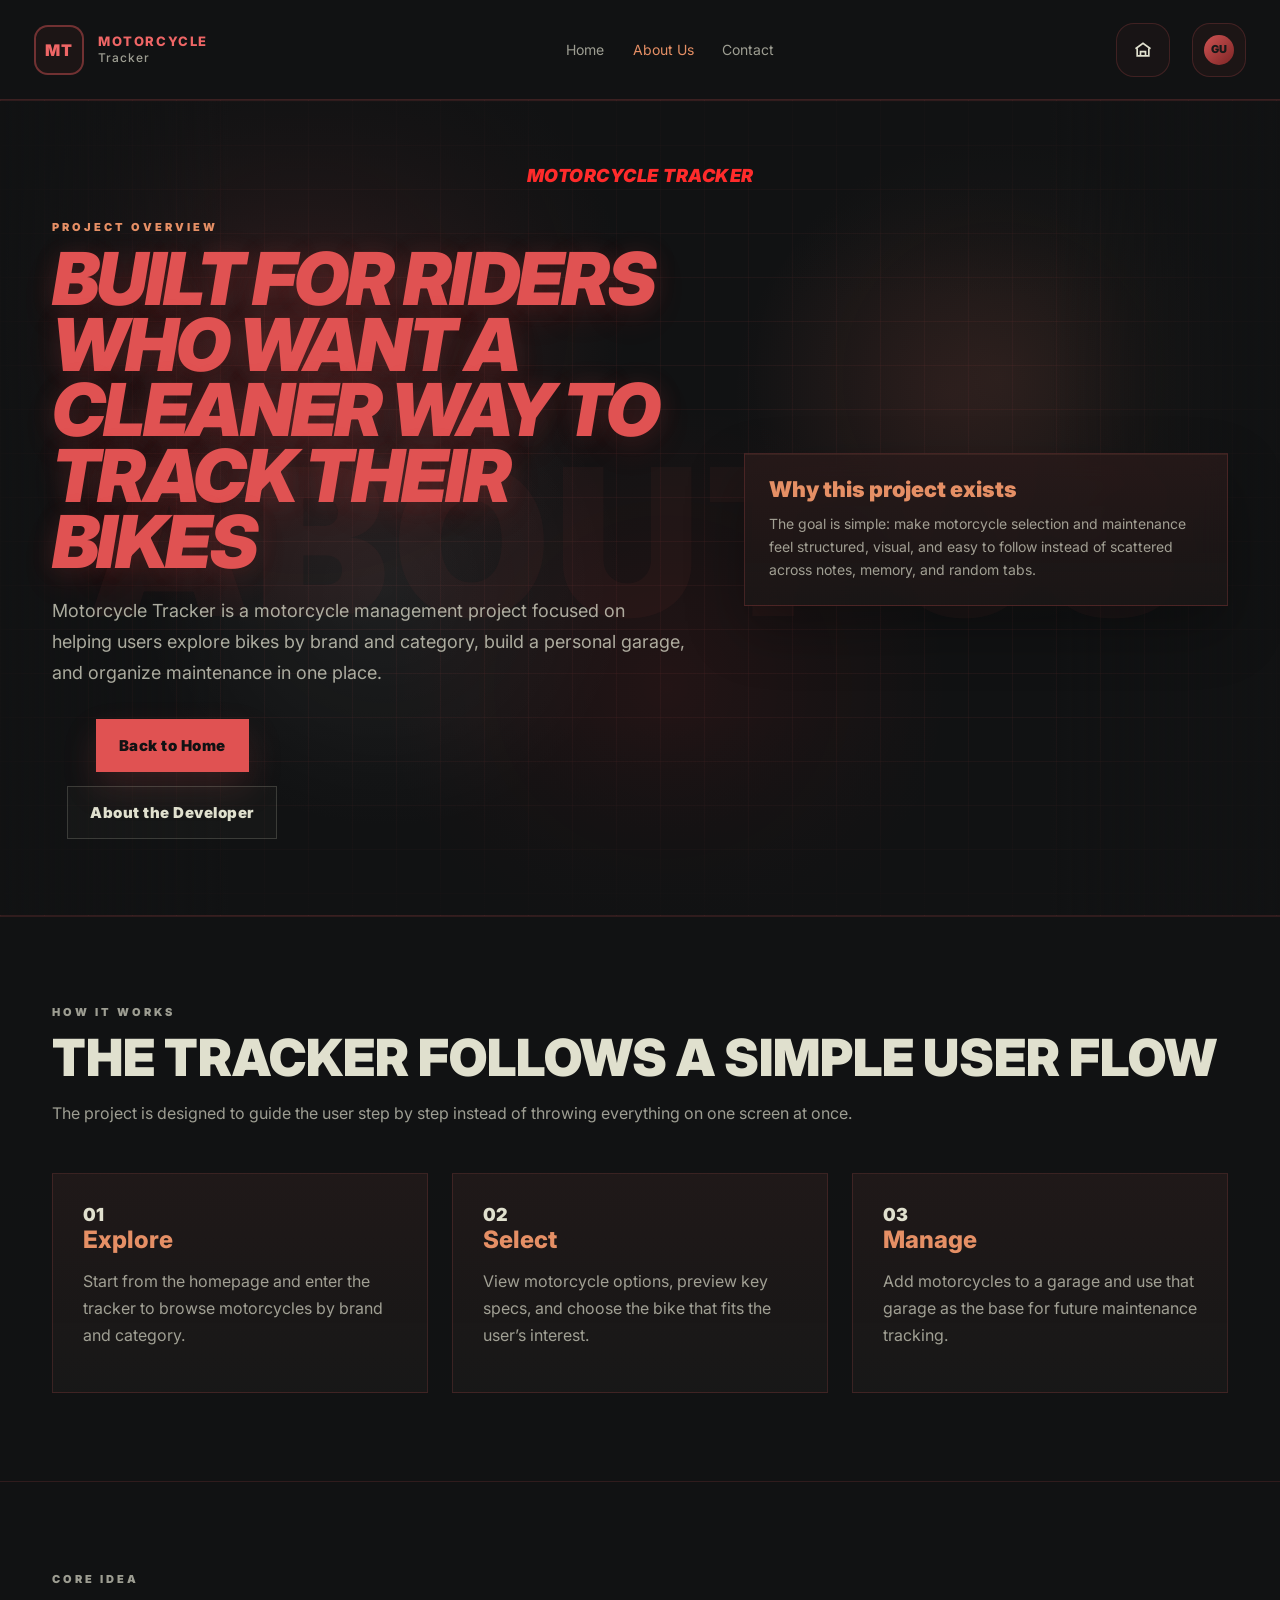
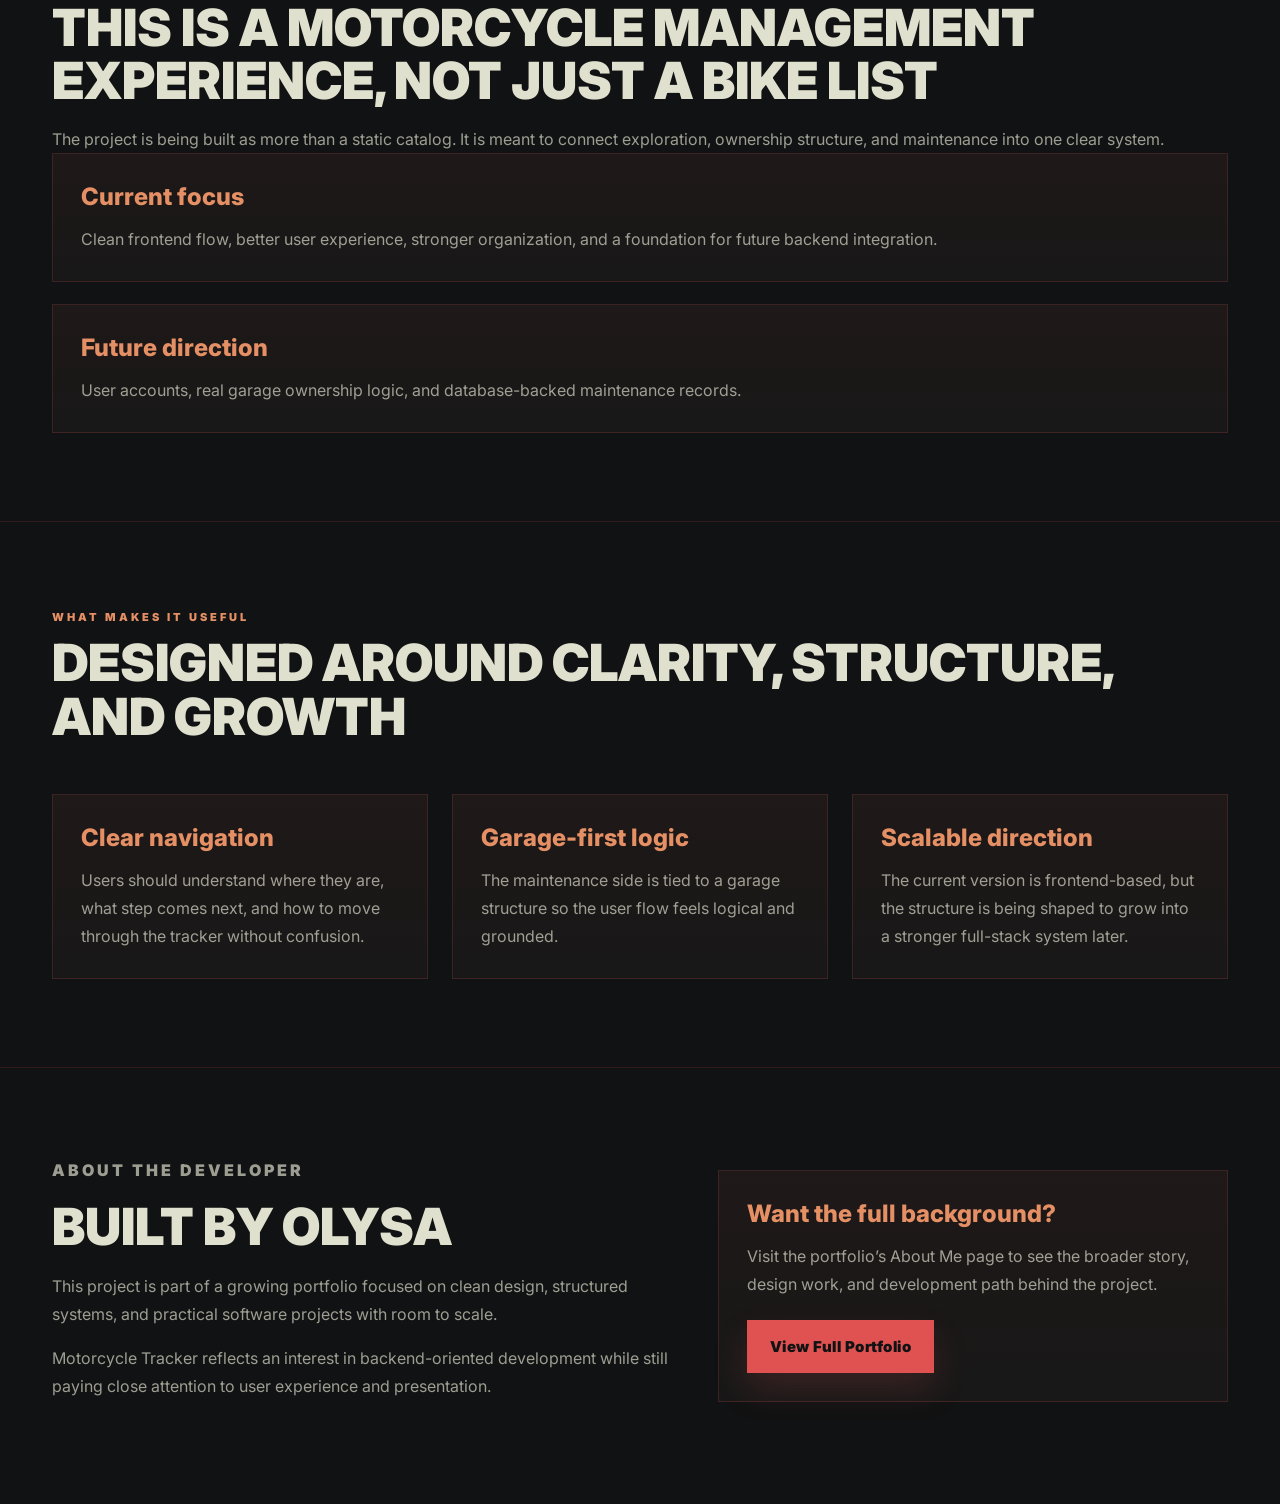
<file: about.html>
<!DOCTYPE html>
<html lang="en">
<head>
  <meta charset="UTF-8" />
  <meta name="viewport" content="width=device-width, initial-scale=1.0" />
  <title>About Us | Motorcycle Tracker</title>
  <link rel="stylesheet" href="assets/css/base/main.css?v=index-maintenance-fix-20260502" />
    <link rel="stylesheet" href="assets/css/pages/auth.css?v=auth-shell-20260526" />
  <link rel="stylesheet" href="assets/css/responsive/shared-mobile.css?v=mobile-app-v2" />
<link rel="preconnect" href="https://fonts.googleapis.com" />
  <link rel="preconnect" href="https://fonts.gstatic.com" crossorigin />
  <link
    href="https://fonts.googleapis.com/css2?family=Inter:wght@400;500;600;700;800;900&display=swap"
    rel="stylesheet"
  />
  <link rel="icon" href="assets/images/LOGO.png" />
</head>
<body>
  <div class="page-shell about-page-shell">
    <header class="navbar">
      <div class="logo-block">
        <div class="logo-mark">MT</div>
        <div class="logo-text">
          <span>MOTORCYCLE</span>
          <span>Tracker</span>
        </div>
      </div>

      <nav class="nav-links">
        <a href="index.html">Home</a>
        <a href="about.html" class="active">About Us</a>
        <a href="contact.html">Contact</a>
      </nav>

        <a href="garage.html" class="nav-garage-btn" aria-label="Garage">
        <svg
          class="garage-icon"
          xmlns="http://www.w3.org/2000/svg"
          viewBox="0 0 24 24"
          aria-hidden="true"
        >
          <path d="M3 10.5 12 4l9 6.5"></path>
          <path d="M5 10v9h14v-9"></path>
          <path d="M9 19v-5h6v5"></path>
        </svg>

        <span class="garage-count-badge" data-garage-count>0</span>
        <span>GARAGE</span>
      </a>
    </header>

    <main class="about-main">
      <section class="about-hero reveal-section">
        <div class="about-hero-bg">ABOUT US</div>

        <div class="about-hero-inner">
          <p class="hero-label">Motorcycle Tracker</p>

          <div class="about-hero-grid">
            <div class="about-hero-left">
              <p class="section-tag">PROJECT OVERVIEW</p>
              <h1>BUILT FOR RIDERS WHO WANT A CLEANER WAY TO TRACK THEIR BIKES</h1>
              <p class="about-lead">
                Motorcycle Tracker is a motorcycle management project focused on helping users
                explore bikes by brand and category, build a personal garage, and organize
                maintenance in one place.
              </p>

              <div class="hero-actions">
                <a href="index.html" class="primary-btn">Back to Home</a>
                <a href="https://www.olysa.app/about.html" class="secondary-btn">About the Developer</a>
              </div>
            </div>

            <div class="about-hero-right">
              <div class="about-highlight-card">
                <h3>Why this project exists</h3>
                <p>
                  The goal is simple: make motorcycle selection and maintenance feel structured,
                  visual, and easy to follow instead of scattered across notes, memory, and random tabs.
                </p>
              </div>
            </div>
          </div>
        </div>
      </section>

      <section class="tracker-steps-section reveal-section">
        <div class="tracker-steps-header">
          <p class="section-tag">HOW IT WORKS</p>
          <h2>THE TRACKER FOLLOWS A SIMPLE USER FLOW</h2>
          <p>
            The project is designed to guide the user step by step instead of throwing everything
            on one screen at once.
          </p>
        </div>

        <div class="tracker-steps-grid">
          <article class="tracker-step-card">
            <span class="tracker-step-number">01</span>
            <h3>Explore</h3>
            <p>
              Start from the homepage and enter the tracker to browse motorcycles by brand and category.
            </p>
          </article>

          <article class="tracker-step-card">
            <span class="tracker-step-number">02</span>
            <h3>Select</h3>
            <p>
              View motorcycle options, preview key specs, and choose the bike that fits the user’s interest.
            </p>
          </article>

          <article class="tracker-step-card">
            <span class="tracker-step-number">03</span>
            <h3>Manage</h3>
            <p>
              Add motorcycles to a garage and use that garage as the base for future maintenance tracking.
            </p>
          </article>
        </div>
      </section>

      <section class="info-section reveal-section">
        <div class="info-box about-info-grid">
          <div class="about-info-block">
            <p class="section-tag">CORE IDEA</p>
            <h2>THIS IS A MOTORCYCLE MANAGEMENT EXPERIENCE, NOT JUST A BIKE LIST</h2>
            <p>
              The project is being built as more than a static catalog. It is meant to connect
              exploration, ownership structure, and maintenance into one clear system.
            </p>
          </div>

          <div class="about-info-side">
            <div class="about-mini-card">
              <h3>Current focus</h3>
              <p>
                Clean frontend flow, better user experience, stronger organization, and a foundation
                for future backend integration.
              </p>
            </div>

            <div class="about-mini-card">
              <h3>Future direction</h3>
              <p>
                User accounts, real garage ownership logic, and database-backed maintenance records.
              </p>
            </div>
          </div>
        </div>
      </section>

      <section class="about-values-section reveal-section">
        <div class="about-values-wrap">
          <div class="about-values-heading">
            <p class="section-tag">WHAT MAKES IT USEFUL</p>
            <h2>DESIGNED AROUND CLARITY, STRUCTURE, AND GROWTH</h2>
          </div>

          <div class="about-values-grid">
            <article class="about-value-card">
              <h3>Clear navigation</h3>
              <p>
                Users should understand where they are, what step comes next, and how to move through the tracker without confusion.
              </p>
            </article>

            <article class="about-value-card">
              <h3>Garage-first logic</h3>
              <p>
                The maintenance side is tied to a garage structure so the user flow feels logical and grounded.
              </p>
            </article>

            <article class="about-value-card">
              <h3>Scalable direction</h3>
              <p>
                The current version is frontend-based, but the structure is being shaped to grow into a stronger full-stack system later.
              </p>
            </article>
          </div>
        </div>
      </section>

      <section class="about-author-section reveal-section" id="about-author">
        <div class="about-author-wrap">
          <div class="about-author-left">
            <p class="section-tag">ABOUT THE DEVELOPER</p>
            <h2>BUILT BY OLYSA</h2>
            <p>
              This project is part of a growing portfolio focused on clean design, structured systems,
              and practical software projects with room to scale.
            </p>
            <p>
              Motorcycle Tracker reflects an interest in backend-oriented development while still paying
              close attention to user experience and presentation.
            </p>
          </div>

          <div class="about-author-right">
            <div class="about-author-card">
              <h3>Want the full background?</h3>
              <p>
                Visit the portfolio’s About Me page to see the broader story, design work, and development path behind the project.
              </p>
              <a href="https://olysa.app" class="primary-btn">View Full Portfolio</a>
            </div>
          </div>
        </div>
      </section>
    </main>
  </div>

  <script>
    const revealSections = document.querySelectorAll(".reveal-section");

    const revealOnScroll = () => {
      revealSections.forEach((section) => {
        const rect = section.getBoundingClientRect();
        if (rect.top < window.innerHeight - 100) {
          section.classList.add("revealed");
        }
      });
    };

    window.addEventListener("scroll", revealOnScroll);
    window.addEventListener("load", revealOnScroll);
  </script>
  <script src="assets/js/core/apiClient.js?v=auth-v1"></script>
  <script src="assets/js/core/authShell.js?v=auth-v1"></script>
  <script src="assets/js/components/garageBadge.js?v=auth-v1"></script>
</body>
</html>
</file>
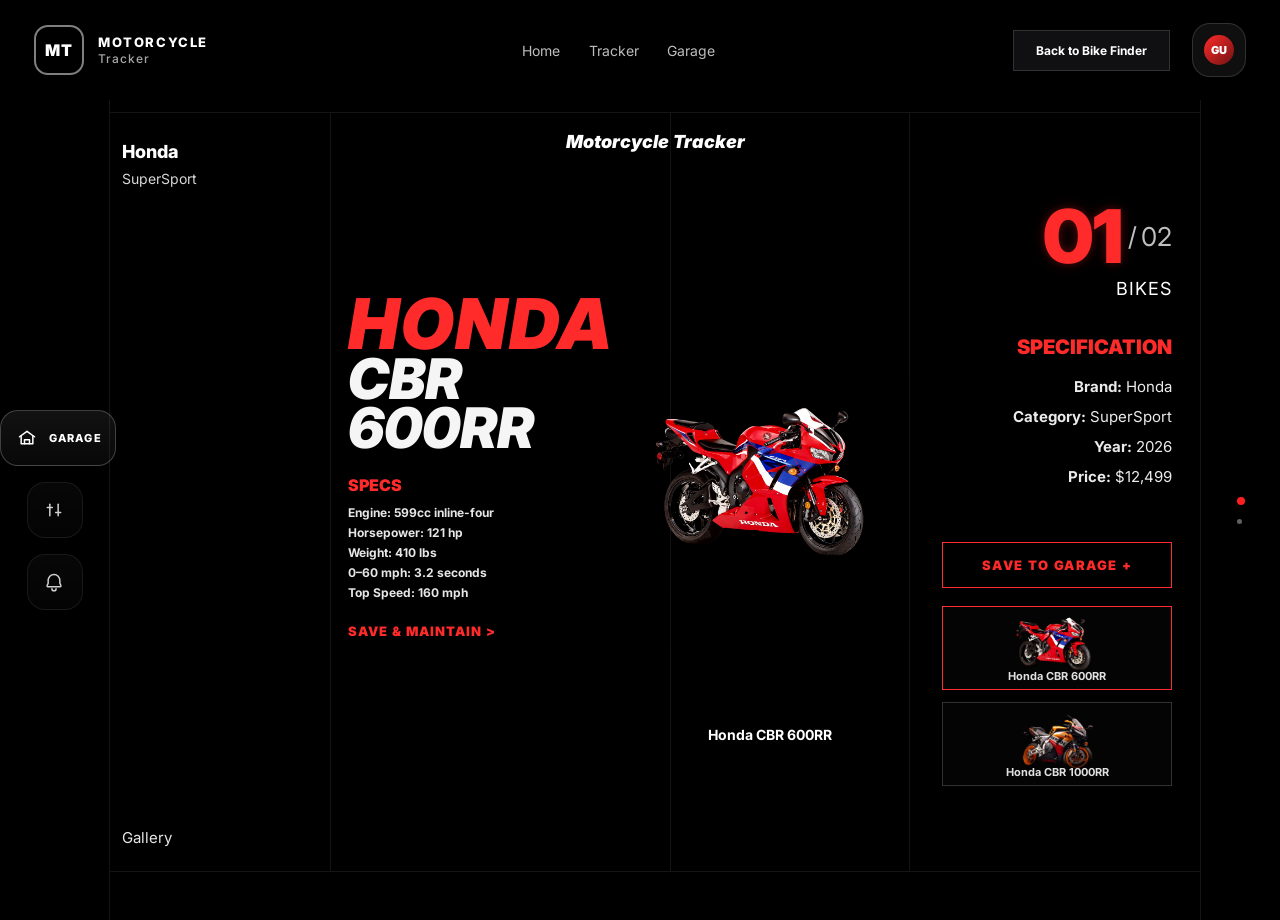
<file: bikes.html>
<!DOCTYPE html>
<html lang="en">
<head>
  <meta charset="UTF-8" />
  <meta name="viewport" content="width=device-width, initial-scale=1.0" />
  <title>Motorcycle Tracker | Bikes</title>
  <link rel="stylesheet" href="assets/css/base/main.css?v=index-maintenance-fix-20260502" />
    <link rel="stylesheet" href="assets/css/pages/auth.css?v=auth-shell-20260526" />
  <link rel="stylesheet" href="assets/css/responsive/shared-mobile.css?v=mobile-app-v2" />
<link rel="preconnect" href="https://fonts.googleapis.com">
  <link rel="preconnect" href="https://fonts.gstatic.com" crossorigin>
  <link href="https://fonts.googleapis.com/css2?family=Inter:wght@400;500;600;700;800;900&display=swap" rel="stylesheet">
  <link rel="icon" href="assets/images/LOGO.png">
</head>
<body class="bikes-page">
  <div class="page-shell bikes-page-shell">
    <header class="navbar">
      <div class="logo-block">
        <div class="logo-mark">MT</div>
        <div class="logo-text">
          <span>Motorcycle</span>
          <span>Tracker</span>
        </div>
      </div>

      <nav class="nav-links">
        <a href="index.html">Home</a>
        <a href="index.html#tracker-preview">Tracker</a>
        <a href="garage.html">Garage</a>
      </nav>

      <a href="index.html#tracker-preview" class="nav-button" id="backToHomeBtn">Back to Bike Finder</a>
    </header>

    <main class="hero-section bikes-hero-section">
      <div class="side-panel left-panel">
        <div class="side-icon-rail">
          <a href="garage.html" class="side-icon-link active" aria-label="Garage">
            <span class="side-icon-svg" aria-hidden="true">
              <svg viewBox="0 0 24 24" fill="none" stroke="currentColor" stroke-width="1.8" stroke-linecap="round" stroke-linejoin="round">
                <path d="M3 10.5 12 4l9 6.5"></path>
                <path d="M5 10v9h14v-9"></path>
                <path d="M9 19v-5h6v5"></path>
              </svg>
            </span>

            <span class="side-garage-count-badge garage-count-badge" data-garage-count>0</span>
            <span class="side-icon-text">Garage</span>
          </a>

          <a href="compare.html" class="side-icon-link" aria-label="Compare">
            <span class="side-icon-svg" aria-hidden="true">
              <svg viewBox="0 0 24 24" fill="none" stroke="currentColor" stroke-width="1.8" stroke-linecap="round" stroke-linejoin="round">
                <path d="M7 5v14"></path>
                <path d="M17 5v14"></path>
                <path d="M4 9h6"></path>
                <path d="M14 15h6"></path>
              </svg>
            </span>
            <span class="side-icon-text">Compare</span>
          </a>

          <a href="index.html#updates-preview" class="side-icon-link" aria-label="Updates">
            <span class="side-icon-svg" aria-hidden="true">
              <svg viewBox="0 0 24 24" fill="none" stroke="currentColor" stroke-width="1.8" stroke-linecap="round" stroke-linejoin="round">
                <path d="M12 3a7 7 0 0 0-7 7v3.5L3.8 16a1 1 0 0 0 .8 1.6h14.8a1 1 0 0 0 .8-1.6L19 13.5V10a7 7 0 0 0-7-7Z"></path>
                <path d="M9.5 20a2.5 2.5 0 0 0 5 0"></path>
              </svg>
            </span>
            <span class="side-icon-text">Updates</span>
          </a>
        </div>
      </div>

      <section class="hero-content bikes-content">
        <section class="bikes-display-grid">
          <div class="bikes-grid-line bikes-grid-line-1"></div>
          <div class="bikes-grid-line bikes-grid-line-2"></div>
          <div class="bikes-grid-line bikes-grid-line-3"></div>

          <div class="bikes-top-label">Motorcycle Tracker</div>

          <div class="bikes-brand-mini">
            <h3 id="miniBrand">Honda</h3>
            <p id="miniCategory">SuperSport</p>
          </div>

          <div class="bikes-main-copy">
            <h1 class="bikes-main-title">
              <span id="brandLine">HONDA</span>
              <span id="seriesLine">CBR 1000RR</span>
            </h1>

            <div class="bikes-specs-block">
              <h4>Specs</h4>
              <p id="specEngine">Engine: Not added yet</p>
              <p id="specHorsepower">Horsepower: Not added yet</p>
              <p id="specWeight">Weight: Not added yet</p>
              <p id="specZeroSixty">0–60 mph: Not added yet</p>
              <p id="specTopSpeed">Top Speed: Not added yet</p>
            </div>

            <button id="maintainBtn" class="bikes-maintain-btn" type="button">SAVE &amp; MAINTAIN &gt;</button>
          </div>

          <div class="bikes-hero-visual">
            <img id="featuredBikeImage" src="assets/images/Honda/SuperSport/Honda_CBR_1000RR.png" alt="Selected Motorcycle">
            <p id="featuredBikeCaption">Honda CBR 1000RR</p>
          </div>

          <aside class="bikes-right-panel">
            <div class="bikes-count-wrap">
              <span id="currentIndex" class="bikes-count-current">01</span>
              <span class="bikes-count-divider">/</span>
              <span id="totalCount" class="bikes-count-total">02</span>
              <p>BIKES</p>
            </div>

            <div class="bikes-spec-summary">
              <h3>Specification</h3>
              <p><strong>Brand:</strong> <span id="summaryBrand">Honda</span></p>
              <p><strong>Category:</strong> <span id="summaryCategory">SuperSport</span></p>
              <p><strong>Year:</strong> <span id="summaryYear">2026</span></p>
              <p><strong>Price:</strong> $<span id="summaryPrice">16,999</span></p>
            </div>

            <button id="addToGarageBtn" class="bikes-add-garage-btn" type="button">
              SAVE TO GARAGE +
            </button>

            <div id="bikeNextActionPanel" class="bike-next-action-panel" hidden></div>

            <div id="previewList" class="bikes-preview-list"></div>
          </aside>

          <div class="bikes-gallery-label">Gallery</div>
        </section>
      </section>

      <div class="side-panel right-panel">
        <div class="right-dots" id="bike-page-dots"></div>
      </div>
    </main>
  </div>

  <script src="assets/js/data/data.js?v=index-fix-20260502"></script>
  <script src="assets/js/data/specsData.js?v=js-data-split-v1"></script>
  <script src="assets/js/pages/bikes.js"></script>
  <script src="assets/js/core/apiClient.js?v=auth-v1"></script>
  <script src="assets/js/core/authShell.js?v=auth-v1"></script>
  <script src="assets/js/components/garageBadge.js?v=auth-v1"></script>
</body>
</html>
</file>
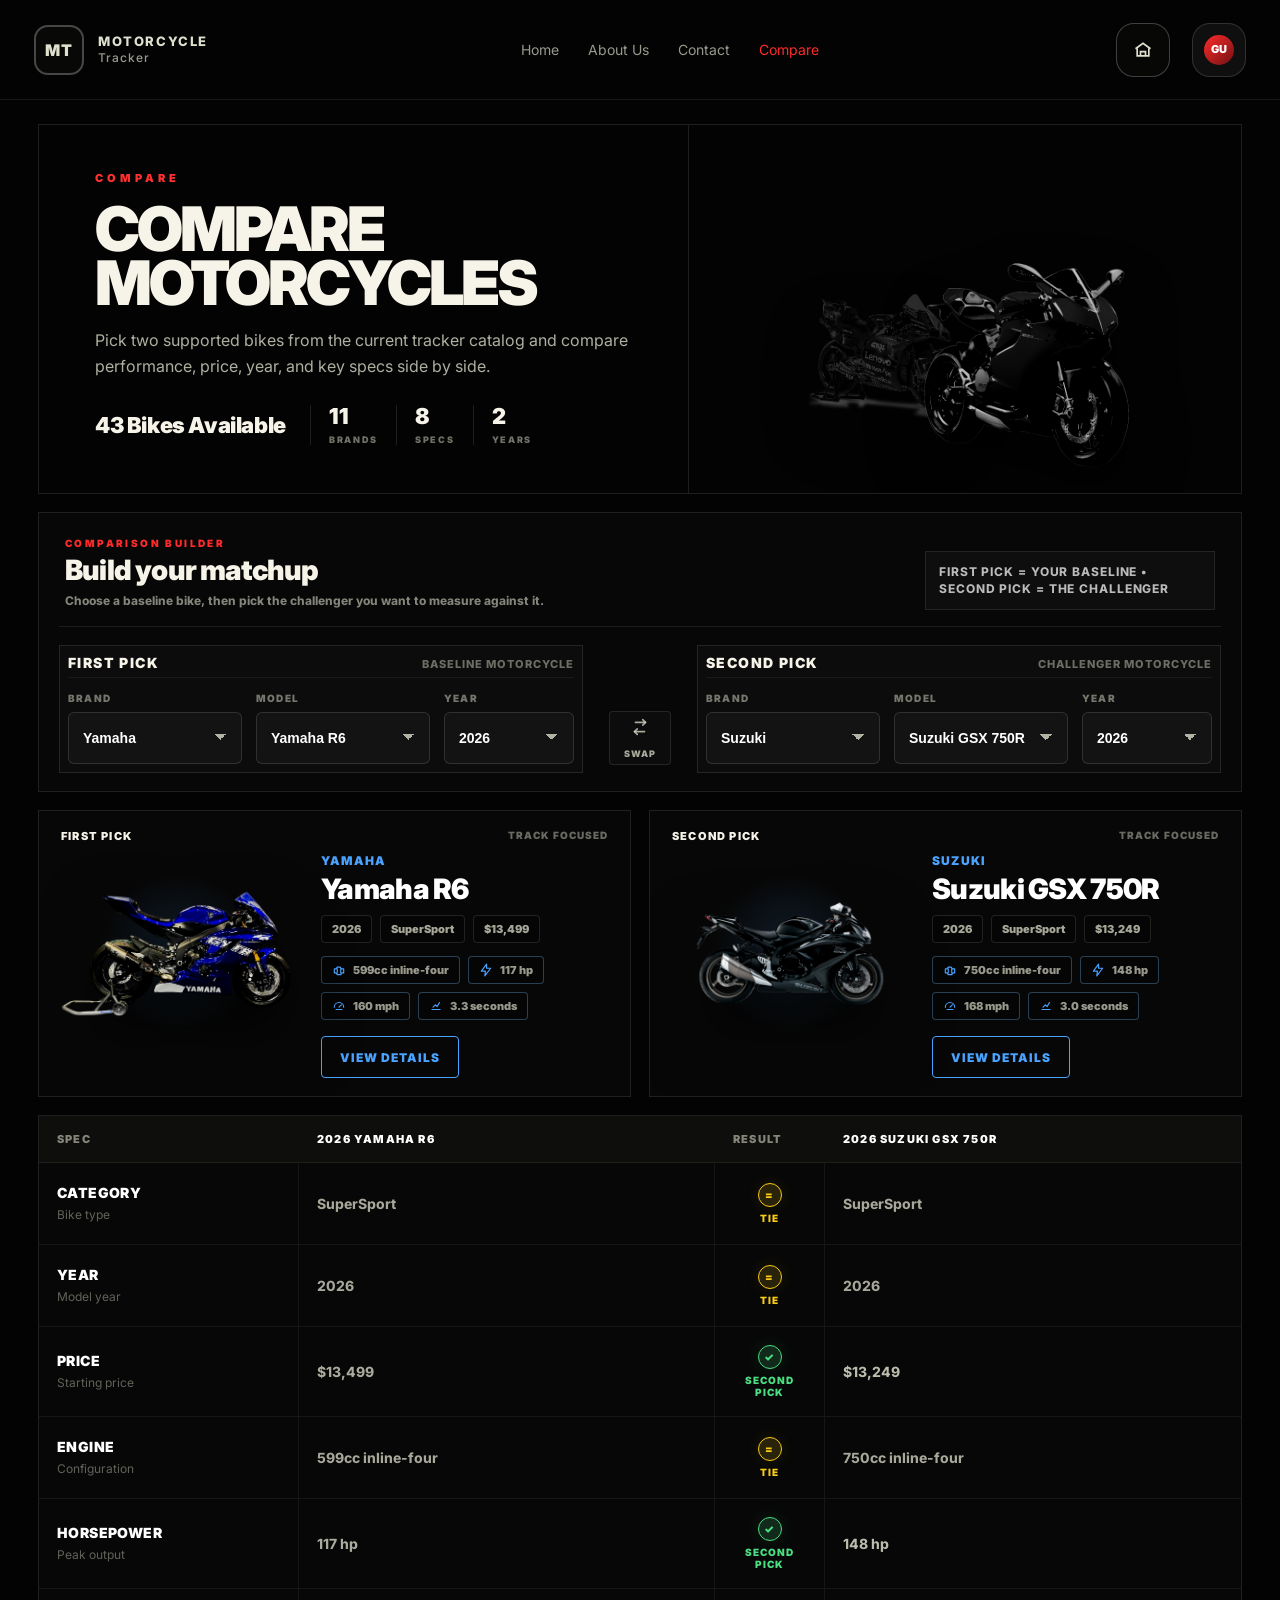
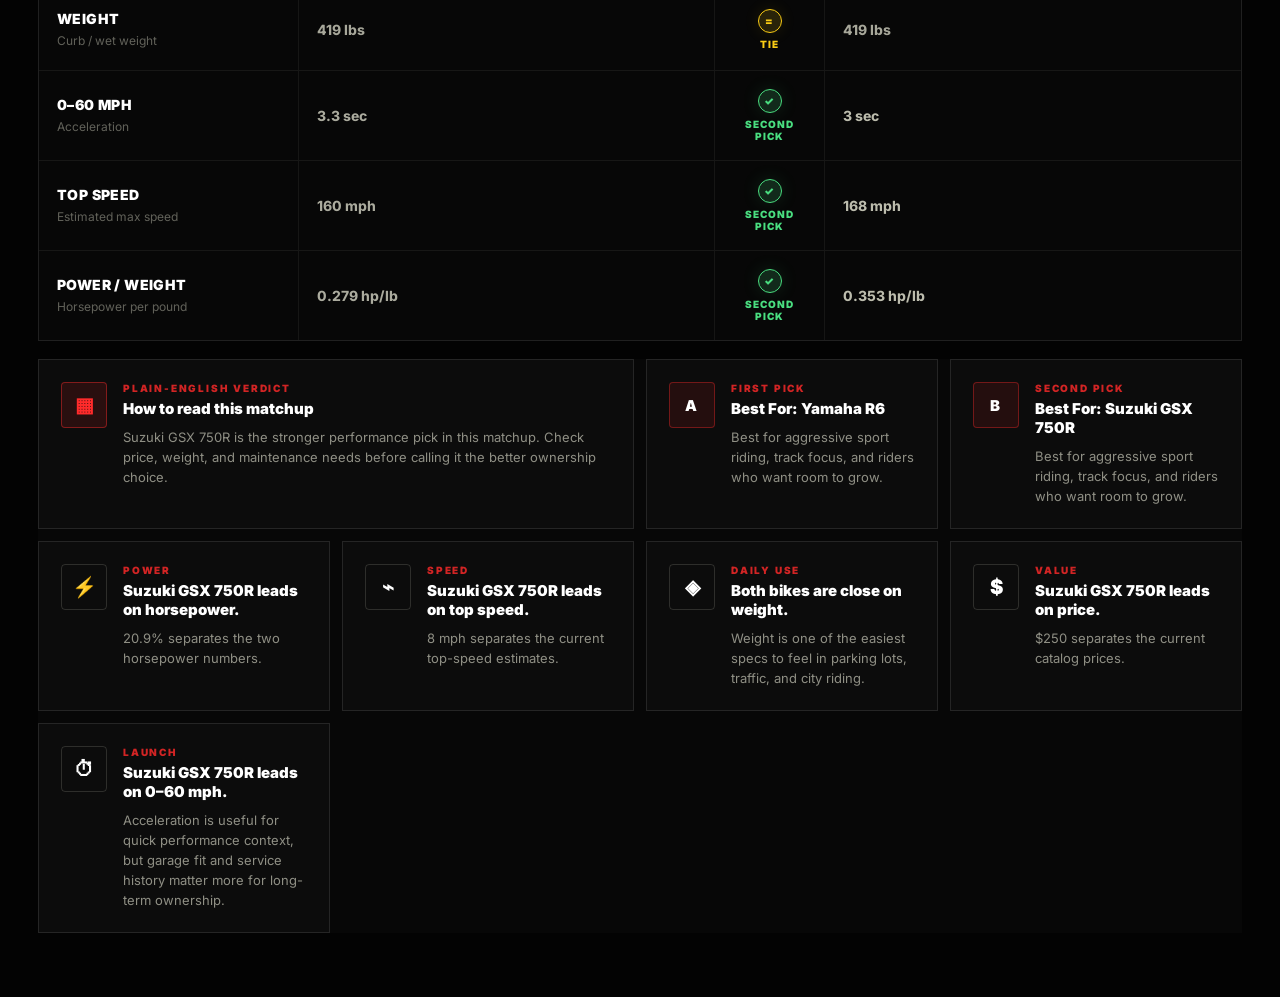
<file: compare.html>
<!DOCTYPE html>
<html lang="en">
<head>
  <meta charset="UTF-8" />
  <meta name="viewport" content="width=device-width, initial-scale=1.0" />

  <title>Compare Motorcycles | Motorcycle Tracker</title>

  <link rel="stylesheet" href="assets/css/base/main.css?v=compare-hero-clean-v3" />
  <link rel="stylesheet" href="assets/css/pages/auth.css?v=auth-shell-20260526" />
  <link rel="stylesheet" href="assets/css/responsive/shared-mobile.css?v=mobile-app-v2" />
  <link rel="preconnect" href="https://fonts.googleapis.com" />
  <link rel="preconnect" href="https://fonts.gstatic.com" crossorigin />
  <link
    href="https://fonts.googleapis.com/css2?family=Inter:wght@400;500;600;700;800;900&display=swap"
    rel="stylesheet"
  />
  <link rel="icon" href="assets/images/LOGO.png" />
</head>

<body class="compare-page">
  <div class="page-shell compare-page-shell">
    <header class="navbar">
      <div class="logo-block">
        <div class="logo-mark">MT</div>
        <div class="logo-text">
          <span>MOTORCYCLE</span>
          <span>Tracker</span>
        </div>
      </div>

      <nav class="nav-links">
        <a href="index.html">Home</a>
        <a href="about.html">About Us</a>
        <a href="contact.html">Contact</a>
        <a href="compare.html" class="active">Compare</a>
      </nav>

      <a href="garage.html" class="nav-garage-btn" aria-label="Garage">
        <svg
          class="garage-icon"
          xmlns="http://www.w3.org/2000/svg"
          viewBox="0 0 24 24"
          aria-hidden="true"
        >
          <path d="M3 10.5 12 4l9 6.5"></path>
          <path d="M5 10v9h14v-9"></path>
          <path d="M9 19v-5h6v5"></path>
        </svg>

        <span class="garage-count-badge" data-garage-count>0</span>
        <span>GARAGE</span>
      </a>
    </header>

    <main class="compare-main">
      <section class="compare-hero reveal-section">
        <div class="compare-hero-copy">
          <p class="section-tag">Compare</p>
          <h1>Compare Motorcycles</h1>
          <p>
            Pick two supported bikes from the current tracker catalog and compare
            performance, price, year, and key specs side by side.
          </p>

          <div class="compare-hero-summary" aria-label="Current compare catalog details">
            <div class="compare-hero-summary-copy">
              <span>Compare Catalog</span>
              <strong data-compare-count>Loading catalog...</strong>
              <p>From supported motorcycles in the tracker catalog.</p>
            </div>

            <div class="compare-catalog-metrics">
              <div>
                <b data-compare-brand-count>—</b>
                <small>Brands</small>
              </div>
              <div>
                <b data-compare-spec-count>8</b>
                <small>Specs</small>
              </div>
              <div>
                <b data-compare-year-count>—</b>
                <small>Years</small>
              </div>
            </div>
          </div>
        </div>

        <div class="compare-hero-showcase" aria-label="Featured compare motorcycles">
          <div class="compare-hero-visual" aria-hidden="true">
            <div class="compare-hero-bike compare-hero-bike-secondary"></div>
            <div class="compare-hero-bike compare-hero-bike-primary"></div>
          </div>
        </div>
      </section>

      <section class="compare-selector-panel reveal-section" aria-label="Motorcycle comparison controls">
        <div class="compare-selector-intro">
          <div>
            <p class="section-tag">Comparison Builder</p>
            <h2>Build your matchup</h2>
            <span>Choose a baseline bike, then pick the challenger you want to measure against it.</span>
          </div>
          <small>First pick = your baseline • Second pick = the challenger</small>
        </div>

        <div class="compare-selector-group" data-compare-side="a">
          <div class="compare-selector-heading">
            <span>First pick</span>
            <small>Baseline motorcycle</small>
          </div>

          <label class="compare-field">
            <span>Brand</span>
            <select id="compareBrandA" data-compare-brand="a"></select>
          </label>

          <label class="compare-field">
            <span>Model</span>
            <select id="compareModelA" data-compare-model="a"></select>
          </label>

          <label class="compare-field compare-year-field">
            <span>Year</span>
            <select id="compareYearA" data-compare-year="a"></select>
          </label>
        </div>

        <button class="compare-swap-btn" id="compareSwapBtn" type="button" aria-label="Swap selected motorcycles">
          <svg viewBox="0 0 24 24" aria-hidden="true">
            <path d="M7 7h11l-3-3"></path>
            <path d="m18 7-3 3"></path>
            <path d="M17 17H6l3 3"></path>
            <path d="m6 17 3-3"></path>
          </svg>
          <span>Swap</span>
        </button>

        <div class="compare-selector-group" data-compare-side="b">
          <div class="compare-selector-heading">
            <span>Second pick</span>
            <small>Challenger motorcycle</small>
          </div>

          <label class="compare-field">
            <span>Brand</span>
            <select id="compareBrandB" data-compare-brand="b"></select>
          </label>

          <label class="compare-field">
            <span>Model</span>
            <select id="compareModelB" data-compare-model="b"></select>
          </label>

          <label class="compare-field compare-year-field">
            <span>Year</span>
            <select id="compareYearB" data-compare-year="b"></select>
          </label>
        </div>
      </section>

      <section class="compare-status" id="compareStatus" aria-live="polite">Loading current motorcycle catalog...</section>

      <section class="compare-results reveal-section" id="compareResults" hidden>
        <div class="compare-bike-grid" id="compareBikeCards"></div>

        <div class="compare-table-wrap">
          <div class="compare-table-header">
            <span>Spec</span>
            <span data-table-bike-a>Bike A</span>
            <span>Result</span>
            <span data-table-bike-b>Bike B</span>
          </div>

          <div class="compare-table" id="compareTable"></div>
        </div>

        <div class="compare-insights" id="compareInsights"></div>
      </section>
    </main>
  </div>

  <script src="assets/js/data/data.js?v=compare-v1"></script>
  <script src="assets/js/data/specsData.js?v=js-data-split-v1"></script>
  <script src="assets/js/data/compareRows.js?v=js-cleanup-v1"></script>
  <script src="assets/js/pages/compare.js?v=compare-v1"></script>
  <script src="assets/js/core/apiClient.js?v=compare-v1"></script>
  <script src="assets/js/core/authShell.js?v=auth-v1"></script>
  <script src="assets/js/components/garageBadge.js?v=auth-v1"></script>
</body>
</html>
</file>
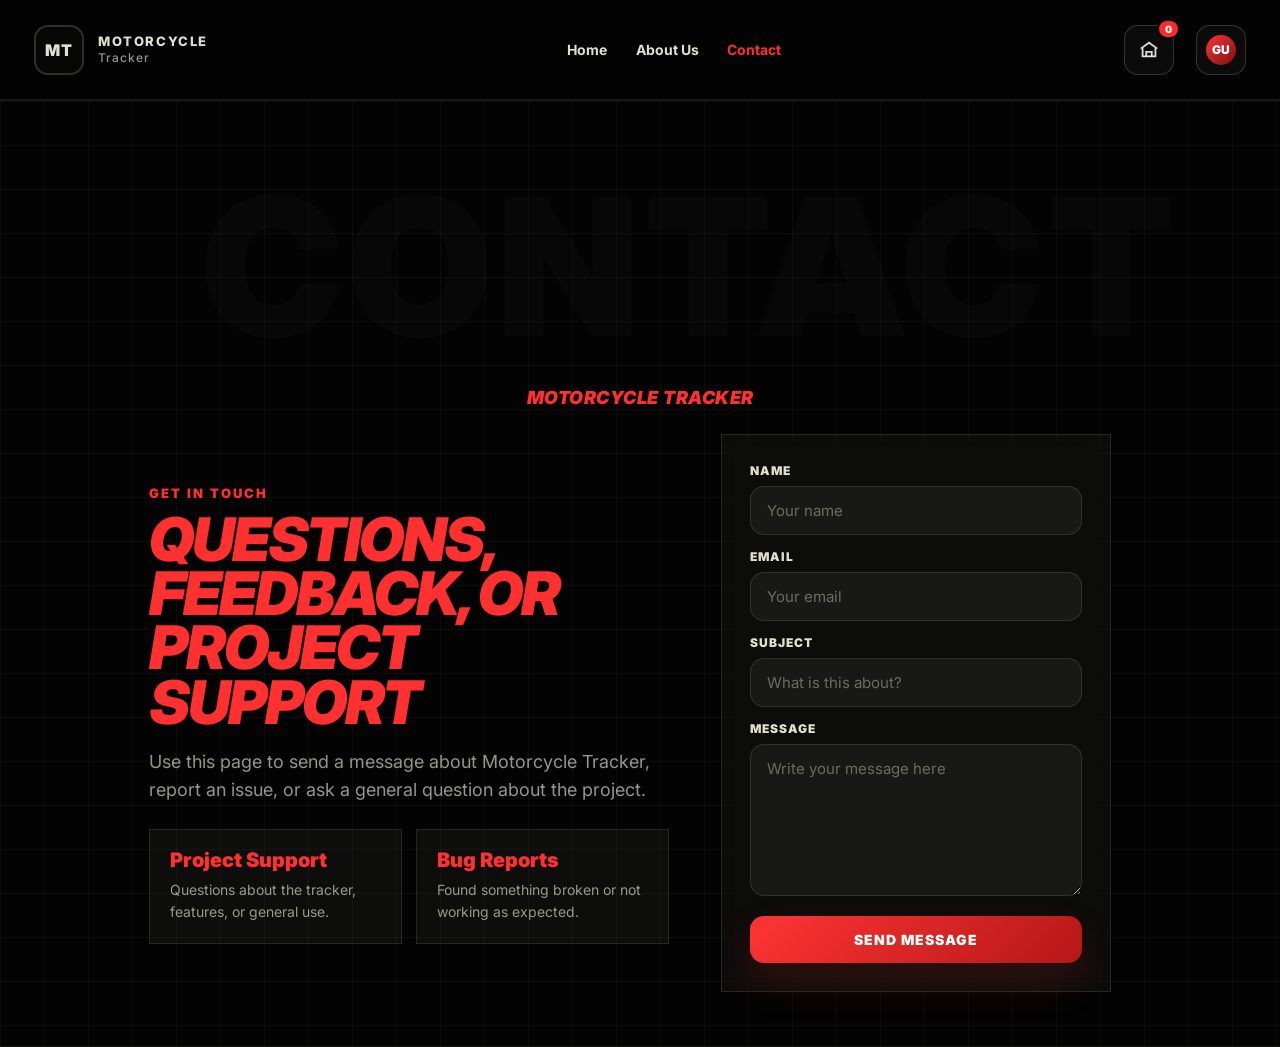
<file: contact.html>
<!DOCTYPE html>
<html lang="en">
<head>
  <meta charset="UTF-8" />
  <meta name="viewport" content="width=device-width, initial-scale=1.0" />

  <title>Contact | Motorcycle Tracker</title>

  <link rel="stylesheet" href="assets/css/base/main.css?v=contact-oled-centered-v2" />
  <link rel="stylesheet" href="assets/css/pages/auth.css?v=contact-oled-centered-v2" />
  <link rel="stylesheet" href="assets/css/responsive/shared-mobile.css?v=mobile-app-v2" />
  <link rel="preconnect" href="https://fonts.googleapis.com" />
  <link rel="preconnect" href="https://fonts.gstatic.com" crossorigin />
  <link
    href="https://fonts.googleapis.com/css2?family=Inter:wght@400;500;600;700;800;900&display=swap"
    rel="stylesheet"
  />
  <link rel="icon" href="assets/images/LOGO.png" />
</head>

<body class="contact-page">
  <div class="page-shell contact-page-shell">
    <header class="navbar">
      <div class="logo-block">
        <div class="logo-mark">MT</div>
        <div class="logo-text">
          <span>MOTORCYCLE</span>
          <span>Tracker</span>
        </div>
      </div>

      <nav class="nav-links">
        <a href="index.html">Home</a>
        <a href="about.html">About Us</a>
        <a href="contact.html" class="active">Contact</a>
      </nav>

      <a href="garage.html" class="nav-garage-btn" aria-label="Garage">
        <svg
          class="garage-icon"
          xmlns="http://www.w3.org/2000/svg"
          viewBox="0 0 24 24"
          aria-hidden="true"
        >
          <path d="M3 10.5 12 4l9 6.5"></path>
          <path d="M5 10v9h14v-9"></path>
          <path d="M9 19v-5h6v5"></path>
        </svg>

        <span class="garage-count-badge" data-garage-count>0</span>
        <span>GARAGE</span>
      </a>
    </header>

    <main class="contact-main">
      <section class="contact-hero reveal-section">
        <div class="contact-hero-bg">CONTACT</div>

        <div class="contact-hero-inner">
          <p class="hero-label">Motorcycle Tracker</p>

          <div class="contact-hero-grid">
            <div class="contact-copy">
              <p class="section-tag">GET IN TOUCH</p>

              <h1>QUESTIONS, FEEDBACK, OR PROJECT SUPPORT</h1>

              <p class="contact-lead">
                Use this page to send a message about Motorcycle Tracker, report an issue,
                or ask a general question about the project.
              </p>

              <div class="contact-mini-info">
                <div class="contact-info-card">
                  <h3>Project Support</h3>
                  <p>Questions about the tracker, features, or general use.</p>
                </div>

                <div class="contact-info-card">
                  <h3>Bug Reports</h3>
                  <p>Found something broken or not working as expected.</p>
                </div>
              </div>
            </div>

            <div class="contact-form-wrap">
              <form id="contactForm" class="contact-form">
                <div class="contact-field">
                  <label for="contactName">Name</label>
                  <input
                    type="text"
                    id="contactName"
                    name="name"
                    placeholder="Your name"
                    required
                  />
                </div>

                <div class="contact-field">
                  <label for="contactEmail">Email</label>
                  <input
                    type="email"
                    id="contactEmail"
                    name="email"
                    placeholder="Your email"
                    required
                  />
                </div>

                <div class="contact-field">
                  <label for="contactSubject">Subject</label>
                  <input
                    type="text"
                    id="contactSubject"
                    name="subject"
                    placeholder="What is this about?"
                    required
                  />
                </div>

                <div class="contact-field">
                  <label for="contactMessage">Message</label>
                  <textarea
                    id="contactMessage"
                    name="message"
                    placeholder="Write your message here"
                    required
                  ></textarea>
                </div>

                <button type="submit" class="primary-btn contact-submit-btn">
                  Send Message
                </button>
              </form>
            </div>
          </div>
        </div>
      </section>
    </main>
  </div>

  <script>
    const revealSections = document.querySelectorAll(".reveal-section");

    const revealOnScroll = () => {
      revealSections.forEach((section) => {
        const rect = section.getBoundingClientRect();

        if (rect.top < window.innerHeight - 100) {
          section.classList.add("revealed");
        }
      });
    };

    window.addEventListener("scroll", revealOnScroll);
    window.addEventListener("load", revealOnScroll);
  </script>

  <script>
    const contactForm = document.getElementById("contactForm");

    contactForm.addEventListener("submit", (event) => {
      event.preventDefault();

      const name = document.getElementById("contactName").value.trim();
      const email = document.getElementById("contactEmail").value.trim();
      const subject = document.getElementById("contactSubject").value.trim();
      const message = document.getElementById("contactMessage").value.trim();

      const recipientEmail = "Kcolisah@gmail.com";

      const emailSubject = encodeURIComponent(`Motorcycle Tracker Contact: ${subject}`);

      const emailBody = encodeURIComponent(
        `Name: ${name}\n` +
        `Email: ${email}\n\n` +
        `Message:\n${message}`
      );

      window.location.href = `mailto:${recipientEmail}?subject=${emailSubject}&body=${emailBody}`;
    });
  </script>
  <script src="assets/js/core/apiClient.js?v=auth-v1"></script>
  <script src="assets/js/core/authShell.js?v=auth-v1"></script>
  <script src="assets/js/components/garageBadge.js?v=auth-v1"></script>
</body>
</html>
</file>
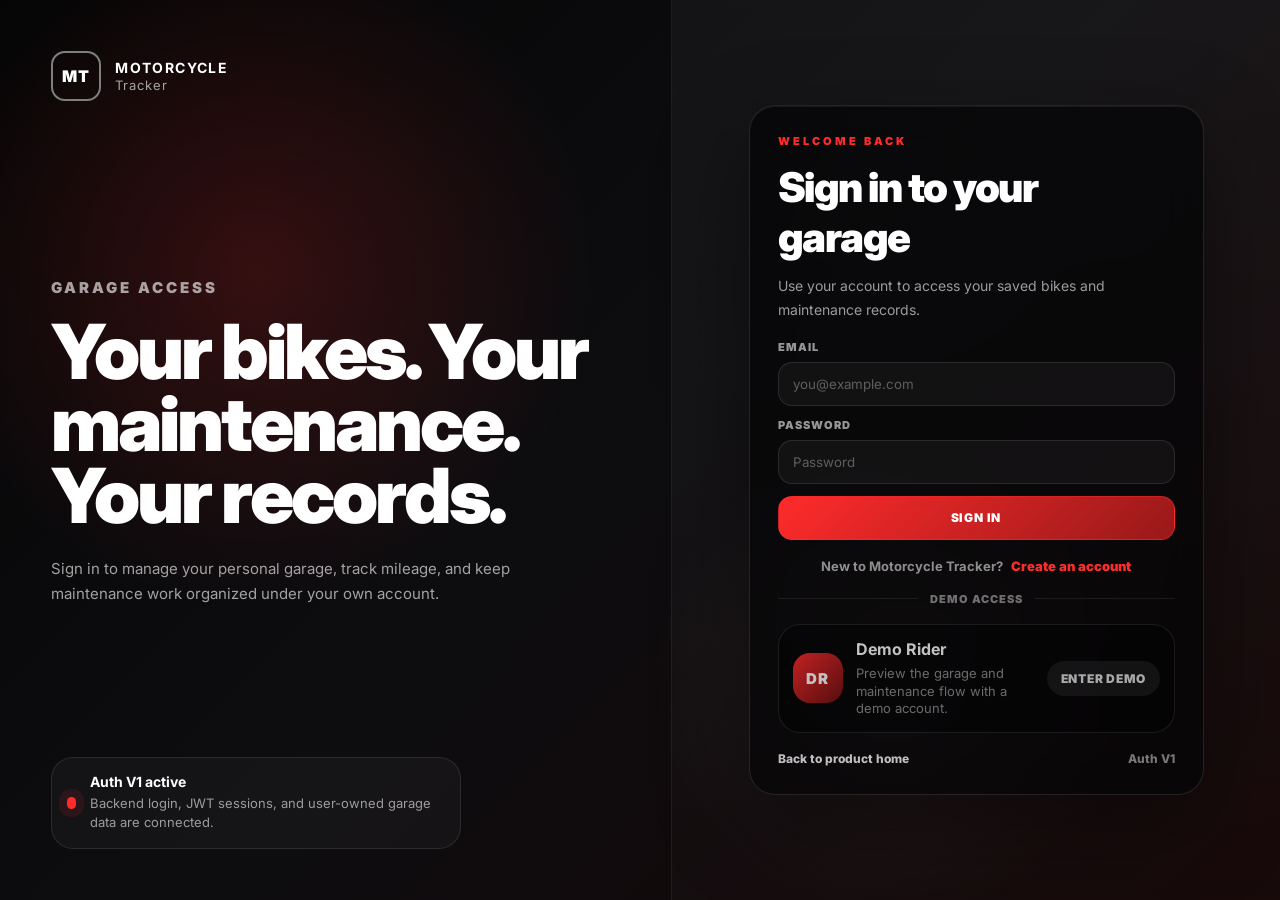
<file: garage.html>
<!DOCTYPE html>
<html lang="en">
<head>
  <meta charset="UTF-8" />
  <meta name="viewport" content="width=device-width, initial-scale=1.0" />

  <title>Motorcycle Tracker | Garage</title>

  <link rel="stylesheet" href="assets/css/base/main.css?v=garage-clean-dashboard-20260601" />
  <link rel="stylesheet" href="assets/css/pages/auth.css?v=garage-clean-dashboard-20260601" />
  <link rel="stylesheet" href="assets/css/responsive/shared-mobile.css?v=mobile-app-v2" />

  <link rel="preconnect" href="https://fonts.googleapis.com" />
  <link rel="preconnect" href="https://fonts.gstatic.com" crossorigin />
  <link
    href="https://fonts.googleapis.com/css2?family=Inter:wght@400;500;600;700;800;900&display=swap"
    rel="stylesheet"
  />

  <link rel="icon" href="assets/images/LOGO.png" />
</head>

<body class="garage-page">
  <div class="page-shell garage-page-shell">
    <header class="navbar">
      <div class="logo-block">
        <div class="logo-mark">MT</div>
        <div class="logo-text">
          <span>Motorcycle</span>
          <span>Tracker</span>
        </div>
      </div>

      <nav class="nav-links">
        <a href="index.html">Home</a>
        <a href="index.html#tracker-preview">Tracker</a>
        <a href="garage.html" class="active">Garage</a>
        <a href="maintenance.html">Maintenance</a>
      </nav>

      <a href="index.html#tracker-preview" class="nav-button garage-add-motorcycle-btn">Find Motorcycle</a>
    </header>

    <main class="garage-layout">
      <aside class="garage-sidebar">
        <p class="garage-kicker garage-kicker-with-icon"><svg viewBox="0 0 24 24" aria-hidden="true"><path d="M4 10.5 12 4l8 6.5"></path><path d="M6 10v9h12v-9"></path><path d="M9 19v-5h6v5"></path></svg>Your Collection</p>
        <h1>My Garage</h1>
        <p>
          Save the bikes you own, want, or are researching. Your garage is the base
          for mileage, maintenance tasks, and long-term service history.
        </p>

        <div class="garage-stat-stack">
          <div class="garage-stat-card garage-stat-card-with-icon">
            <div class="garage-stat-icon" aria-hidden="true">
              <svg viewBox="0 0 24 24"><path d="M4 16h2l2-5h7l3 5h2"></path><path d="M7 16a2 2 0 1 0 0 4 2 2 0 0 0 0-4Z"></path><path d="M17 16a2 2 0 1 0 0 4 2 2 0 0 0 0-4Z"></path><path d="M9 11l2-3h3l1 3"></path></svg>
            </div>
            <div>
              <span>Total Bikes</span>
              <strong id="totalBikesCount">0</strong>
            </div>
          </div>

          <div class="garage-stat-card garage-stat-card-with-icon">
            <div class="garage-stat-icon" aria-hidden="true">
              <svg viewBox="0 0 24 24"><path d="M4 14a8 8 0 1 1 16 0"></path><path d="M12 14l4-4"></path><path d="M7 17h10"></path></svg>
            </div>
            <div>
              <span>Total Mileage</span>
              <strong id="totalMileageCount">0 mi</strong>
            </div>
          </div>

          <div class="garage-stat-card garage-stat-card-with-icon">
            <div class="garage-stat-icon" aria-hidden="true">
              <svg viewBox="0 0 24 24"><path d="M14.7 6.3a4 4 0 0 0-5 5L4 17l3 3 5.7-5.7a4 4 0 0 0 5-5l-2.5 2.5-2.9-2.9 2.4-2.6Z"></path></svg>
            </div>
            <div>
              <span>Maintenance Due</span>
              <strong id="maintenanceDueCount">0</strong>
              <em id="maintenanceDueLabel" class="garage-stat-unit">open tasks</em>
            </div>
          </div>
        </div>

        <a href="maintenance.html" class="garage-sidebar-link">
          <svg viewBox="0 0 24 24" aria-hidden="true"><path d="M7 3v3"></path><path d="M17 3v3"></path><path d="M4 8h16"></path><path d="M5 5h14v15H5z"></path></svg>
          <span>Open Maintenance Board</span>
          <span aria-hidden="true">›</span>
        </a>
      </aside>

      <section class="garage-main">
        <div class="garage-main-header">
          <div>
            <p class="garage-kicker">Garage Hub</p>
            <h2>Your Saved Bikes</h2>
          </div>

          <button id="refreshGarageBtn" class="garage-secondary-btn" type="button">
            Refresh
          </button>
        </div>

        <div id="garageMessage" class="garage-message"></div>

        <div id="garageFlowPanel" class="garage-flow-panel" hidden>
          <div class="garage-flow-copy">
            <p class="garage-kicker">Ownership Loop</p>
            <h3>Every saved bike can become a service history.</h3>
            <p>
              Your garage is the product core. Open a saved bike, start its maintenance board,
              and build a record of work instead of relying on memory.
            </p>
          </div>

          <div class="garage-flow-steps" aria-label="Garage to maintenance flow">
            <span>1. Open saved motorcycle</span>
            <span>2. Add service work</span>
            <span>3. Grow ownership history</span>
          </div>

          <a id="garageFlowPrimaryAction" href="maintenance.html" class="garage-flow-action">
            Service
          </a>
        </div>

        <div id="garageLoadingState" class="garage-loading-state">
          Loading garage...
        </div>

        <div id="garageEmptyState" class="garage-empty-state">
          <h3>Your garage is empty.</h3>
          <p>
            Start by saving a motorcycle from the tracker. Once a bike is here, you can
            manage mileage, service tasks, and ownership history from one place.
          </p>

          <div class="garage-empty-benefits" aria-label="Garage benefits">
            <span>Save owned or future bikes</span>
            <span>Track maintenance by motorcycle</span>
            <span>Build a service history over time</span>
          </div>

          <a href="index.html#tracker-preview" class="garage-primary-link">
            Find a Motorcycle
          </a>
        </div>

        <div class="garage-core-preview" aria-label="Garage ownership features preview">
          <article>
            <span>01</span>
            <strong>Ownership records</strong>
            <p>Keep bikes you own, want, or are researching in one garage.</p>
          </article>
          <article>
            <span>02</span>
            <strong>Service boards</strong>
            <p>Open maintenance directly from each bike and track real work.</p>
          </article>
          <article>
            <span>03</span>
            <strong>History later</strong>
            <p>Completed work becomes a timeline once backend history expands.</p>
          </article>
        </div>

        <div id="garageList" class="garage-list"></div>
      </section>
    </main>
  </div>
  <script src="assets/js/core/apiClient.js?v=garage-clean-dashboard-20260601"></script>
  <script src="assets/js/core/authShell.js?v=garage-clean-dashboard-20260601"></script>
  <script src="assets/js/components/garageBadge.js?v=garage-clean-dashboard-20260601"></script>
  <script src="assets/js/core/formatters.js?v=js-cleanup-v1"></script>
  <script src="assets/js/components/garageIcons.js?v=js-cleanup-v1"></script>
  <script src="assets/js/pages/garage.js?v=garage-clean-dashboard-20260601"></script>
</body>
</html>
</file>
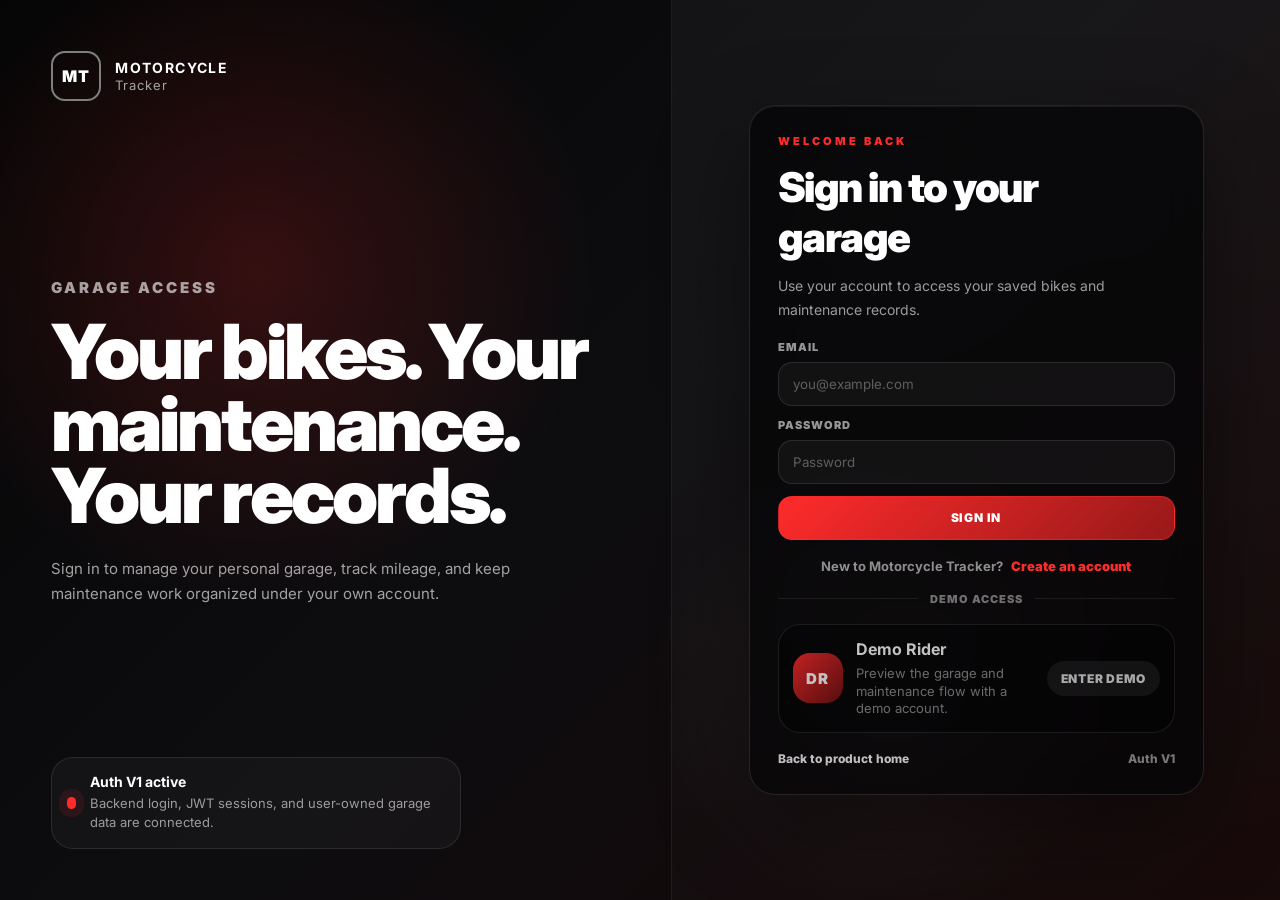
<file: login.html>
<!DOCTYPE html>
<html lang="en">
<head>
  <meta charset="UTF-8" />
  <meta name="viewport" content="width=device-width, initial-scale=1.0" />
  <title>Motorcycle Tracker | Sign In</title>

  <link rel="stylesheet" href="assets/css/base/main.css?v=auth-v1" />
  <link rel="stylesheet" href="assets/css/pages/auth.css?v=auth-mobile-polish-v1" />
  <link rel="stylesheet" href="assets/css/responsive/shared-mobile.css?v=mobile-app-v2" />

  <link rel="preconnect" href="https://fonts.googleapis.com">
  <link rel="preconnect" href="https://fonts.gstatic.com" crossorigin>
  <link href="https://fonts.googleapis.com/css2?family=Inter:wght@400;500;600;700;800;900&display=swap" rel="stylesheet">

  <link rel="icon" href="assets/images/LOGO.png">
</head>

<body class="login-page">
  <main class="login-shell">
    <section class="login-brand-panel">
      <div class="login-logo-block">
        <span class="logo-mark">MT</span>
        <span class="login-logo-text">
          <strong>Motorcycle</strong>
          <span>Tracker</span>
        </span>
      </div>

      <div class="login-product-copy">
        <p class="login-kicker">Garage Access</p>
        <h1>Your bikes. Your maintenance. Your records.</h1>
        <p>
          Sign in to manage your personal garage, track mileage, and keep maintenance work organized under your own account.
        </p>
      </div>

      <div class="login-status-card">
        <span class="login-status-dot"></span>
        <div>
          <strong>Auth V1 active</strong>
          <p>Backend login, JWT sessions, and user-owned garage data are connected.</p>
        </div>
      </div>
    </section>

    <section class="login-panel" aria-labelledby="login-title">
      <div class="login-card login-card-compact">
        <div class="login-panel-header">
          <p class="login-kicker">Welcome back</p>
          <h2 id="login-title">Sign in to your garage</h2>
          <p>Use your account to access your saved bikes and maintenance records.</p>
        </div>

        <div class="auth-message" data-auth-message hidden></div>


        <form class="login-form-preview" data-login-form aria-label="Email login form">
          <label>
            Email
            <input
              type="email"
              name="email"
              placeholder="you@example.com"
              autocomplete="email"
              required
            />
          </label>

          <label>
            Password
            <input
              type="password"
              name="password"
              placeholder="Password"
              autocomplete="current-password"
              required
            />
          </label>

          <button type="submit" data-login-submit>Sign in</button>
        </form>

        <div class="auth-page-switch">
          <span>New to Motorcycle Tracker?</span>
          <a href="register.html">Create an account</a>
        </div>

        <div class="login-divider">
          <span>Demo access</span>
        </div>

        <button class="demo-user-card is-secondary-demo" type="button" data-demo-login>
          <span class="demo-user-avatar">DR</span>
          <span class="demo-user-info">
            <strong>Demo Rider</strong>
            <small>Preview the garage and maintenance flow with a demo account.</small>
          </span>
          <span class="demo-user-action">Enter Demo</span>
        </button>

        <div class="login-footnote">
          <a href="index.html">Back to product home</a>
          <span>Auth V1</span>
        </div>
      </div>
    </section>
  </main>
  <script src="assets/js/core/apiClient.js?v=auth-v1"></script>
  <script src="assets/js/core/authShell.js?v=auth-v1"></script>
</body>
</html>
</file>
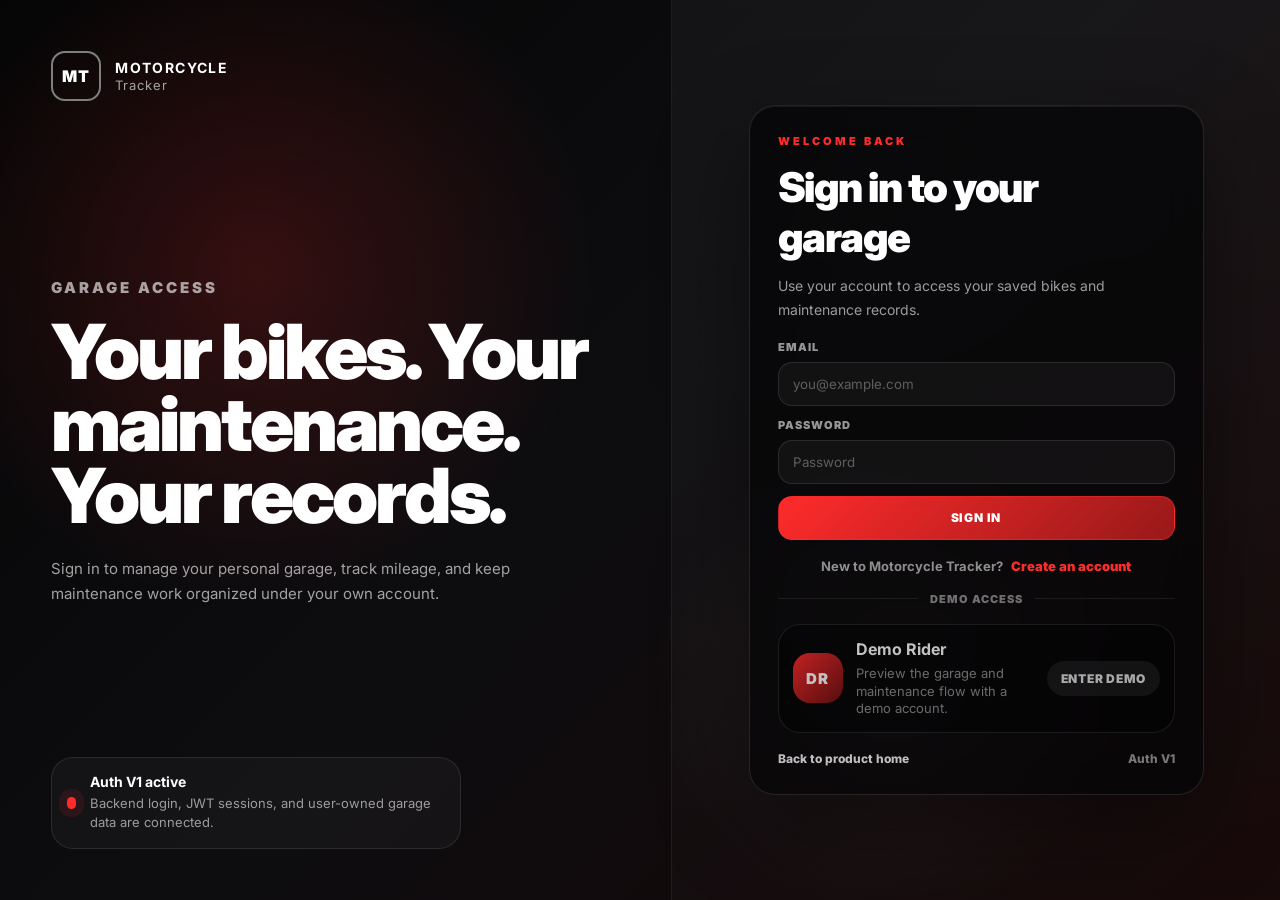
<file: maintenance.html>
<!DOCTYPE html>
<html lang="en">
<head>
  <meta charset="UTF-8" />
  <meta name="viewport" content="width=device-width, initial-scale=1.0" />

  <title>Maintenance | Motorcycle Tracker</title>

  <link rel="stylesheet" href="assets/css/base/main.css?v=maintenance-header-fix-v1" />
  <link rel="stylesheet" href="assets/css/pages/auth.css?v=auth-v1" />
  <link rel="stylesheet" href="assets/css/pages/maintenance.css?v=maintenance-final-v1" />
  <link rel="stylesheet" href="assets/css/responsive/shared-mobile.css?v=mobile-app-v2" />

  <link rel="preconnect" href="https://fonts.googleapis.com" />
  <link rel="preconnect" href="https://fonts.gstatic.com" crossorigin />
  <link
    href="https://fonts.googleapis.com/css2?family=Inter:wght@400;500;600;700;800;900&display=swap"
    rel="stylesheet"
  />

  <link rel="icon" href="assets/images/LOGO.png" />
</head>

<body class="maintenance-page">
  <div class="page-shell maintenance-page-shell">
    <header class="navbar">
      <div class="logo-block">
        <div class="logo-mark">MT</div>

        <div class="logo-text">
          <span>MOTORCYCLE</span>
          <span>Tracker</span>
        </div>
      </div>

      <nav class="nav-links">
        <a href="index.html">Home</a>
        <a href="index.html#tracker-preview">Tracker</a>
        <a href="garage.html">Garage</a>
        <a href="maintenance.html" class="active">Maintenance</a>
        <a href="about.html">About Us</a>
        <a href="contact.html">Contact</a>
      </nav>

      <a href="garage.html" class="nav-garage-btn" aria-label="Garage">
        <svg
          class="garage-icon"
          xmlns="http://www.w3.org/2000/svg"
          viewBox="0 0 24 24"
          aria-hidden="true"
        >
          <path d="M3 10.5 12 4l9 6.5"></path>
          <path d="M5 10v9h14v-9"></path>
          <path d="M9 19v-5h6v5"></path>
        </svg>

        <span class="garage-count-badge" data-garage-count>0</span>
        <span>GARAGE</span>
      </a>
    </header>

    <main class="maintenance-layout">
      <aside class="maintenance-sidebar">
        <p class="maintenance-kicker">Service Workflow</p>

        <h1>Maintenance</h1>

        <p>
          Turn each saved motorcycle into a service board. Add work items,
          move them through progress, and keep your maintenance history organized.
        </p>

        <div class="maintenance-bike-card">
          <span>Selected Motorcycle</span>

          <strong id="selectedGarageBikeName">No bike selected</strong>

          <p id="selectedGarageBikeMeta">
            Choose a saved motorcycle to start tracking service tasks.
          </p>
        </div>

        <div class="maintenance-sidebar-guide">
          <span>Core loop</span>
          <p>Pick a bike, add the next service item, then move work from pending to done.</p>
        </div>

        <div class="maintenance-sidebar-actions">
          <a href="garage.html" class="maintenance-back-link">Back to Garage</a>
          <a href="index.html#tracker-preview" class="maintenance-back-link">Find Bike</a>
        </div>
      </aside>

      <section class="maintenance-main">
        <div class="maintenance-main-header">
          <div>
            <p class="maintenance-kicker">Maintenance Board</p>
            <h2>Service Tasks</h2>
          </div>

          <button id="refreshTasksBtn" class="maintenance-secondary-btn" type="button">
            Refresh
          </button>
        </div>

        <div id="maintenanceMessage" class="maintenance-message"></div>

        <div id="maintenanceFlowStrip" class="maintenance-flow-strip">
          <span>1. Choose garage bike</span>
          <span>2. Add service work</span>
          <span>3. Move progress</span>
          <span>4. Build history</span>
        </div>

        <section id="maintenanceBikeSelector" class="maintenance-bike-selector" hidden>
          <div class="maintenance-selector-header">
            <p class="maintenance-kicker">Choose Motorcycle</p>

            <h3>Select a garage motorcycle</h3>

            <p>
              Pick a saved bike to open its board. From there you can add service work, move tasks through progress, and build history for that motorcycle.
            </p>
          </div>

          <div id="maintenanceBikeSelectorGrid" class="maintenance-bike-selector-grid"></div>
        </section>

        <form id="maintenanceTaskForm" class="maintenance-task-form">
          <div class="maintenance-form-intro">
            <div>
              <p class="maintenance-kicker">New Service Item</p>
              <h3>Add work to this motorcycle</h3>
              <p>
                Start with a common task or write your own. Keep it simple now;
                the board becomes useful as the bike builds service history.
              </p>
            </div>

            <div class="maintenance-preset-row" aria-label="Common maintenance task shortcuts">
              <button type="button" data-task-preset="oil">Oil Change</button>
              <button type="button" data-task-preset="chain">Chain Service</button>
              <button type="button" data-task-preset="tires">Tire Check</button>
              <button type="button" data-task-preset="brakes">Brake Inspection</button>
            </div>
          </div>

          <div class="maintenance-form-row">
            <label for="taskTitle">Task Title</label>

            <input
              id="taskTitle"
              name="title"
              type="text"
              placeholder="Oil change, chain service, tire check..."
              required
            />
          </div>

          <div class="maintenance-form-row">
            <label for="taskDueDate">Due Date</label>

            <input
              id="taskDueDate"
              name="dueDate"
              type="date"
            />
          </div>

          <div class="maintenance-form-row maintenance-form-row-full">
            <label for="taskDescription">Description</label>

            <textarea
              id="taskDescription"
              name="description"
              rows="4"
              placeholder="What needs to be done, what parts are needed, or what you noticed..."
            ></textarea>
          </div>

          <button id="createTaskBtn" class="maintenance-primary-btn" type="submit">
            Add Maintenance Task
          </button>
        </form>

        <div id="maintenanceLoadingState" class="maintenance-loading-state">
          Loading maintenance tasks...
        </div>

        <div id="maintenanceBoardGuide" class="maintenance-board-guide" hidden>
          <strong>Board guide</strong>
          <span>Add tasks into Pending.</span>
          <span>Move active work into In Progress.</span>
          <span>Done becomes the bike's service history.</span>
        </div>

        <div class="maintenance-status-grid">
          <section class="maintenance-column">
            <div class="maintenance-column-header">
              <h3>Pending</h3>
              <span id="pendingCount">0</span>
            </div>

            <div id="pendingTasks" class="maintenance-task-list"></div>
          </section>

          <section class="maintenance-column">
            <div class="maintenance-column-header">
              <h3>In Progress</h3>
              <span id="inProgressCount">0</span>
            </div>

            <div id="inProgressTasks" class="maintenance-task-list"></div>
          </section>

          <section class="maintenance-column">
            <div class="maintenance-column-header">
              <h3>Done</h3>
              <span id="doneCount">0</span>
            </div>

            <div id="doneTasks" class="maintenance-task-list"></div>
          </section>
        </div>
      </section>
    </main>
  </div>

  <script src="assets/js/core/apiClient.js?v=maintenance-selector-v3"></script>
  <script src="assets/js/core/authShell.js?v=auth-v1"></script>
  <script src="assets/js/components/garageBadge.js?v=maintenance-selector-v3"></script>
  <script src="assets/js/core/formatters.js?v=js-cleanup-v1"></script>
  <script src="assets/js/components/maintenanceStatus.js?v=js-cleanup-v1"></script>
  <script src="assets/js/pages/maintenance.js?v=maintenance-final-v1"></script>
</body>
</html>
</file>
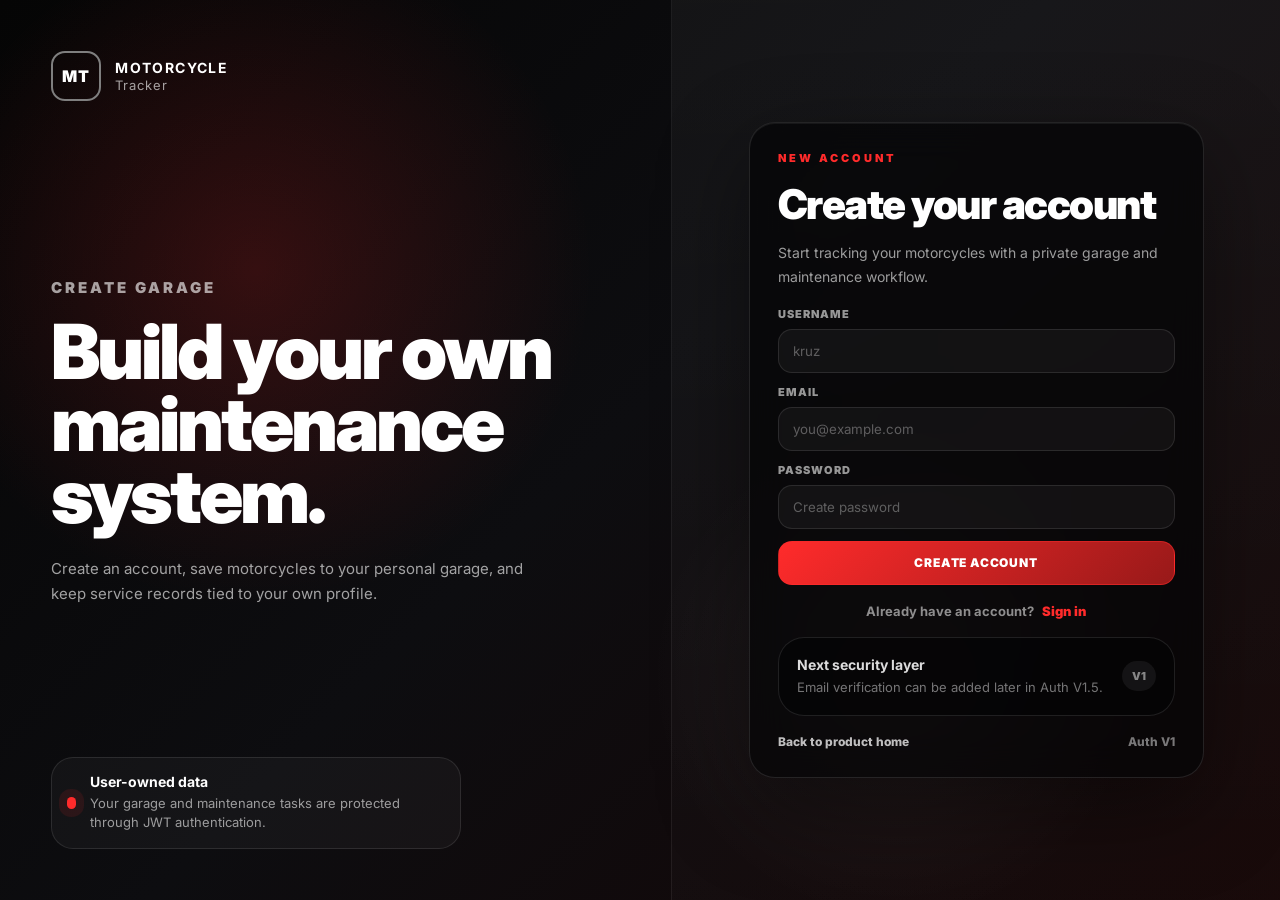
<file: register.html>
<!DOCTYPE html>
<html lang="en">
<head>
  <meta charset="UTF-8" />
  <meta name="viewport" content="width=device-width, initial-scale=1.0" />
  <title>Motorcycle Tracker | Create Account</title>

  <link rel="stylesheet" href="assets/css/base/main.css?v=auth-v1" />
  <link rel="stylesheet" href="assets/css/pages/auth.css?v=auth-v1" />
  <link rel="stylesheet" href="assets/css/responsive/shared-mobile.css?v=mobile-app-v2" />

  <link rel="preconnect" href="https://fonts.googleapis.com">
  <link rel="preconnect" href="https://fonts.gstatic.com" crossorigin>
  <link href="https://fonts.googleapis.com/css2?family=Inter:wght@400;500;600;700;800;900&display=swap" rel="stylesheet">

  <link rel="icon" href="assets/images/LOGO.png">
</head>

<body class="login-page register-page">
  <main class="login-shell">
    <section class="login-brand-panel">
      <div class="login-logo-block">
        <span class="logo-mark">MT</span>
        <span class="login-logo-text">
          <strong>Motorcycle</strong>
          <span>Tracker</span>
        </span>
      </div>

      <div class="login-product-copy">
        <p class="login-kicker">Create Garage</p>
        <h1>Build your own maintenance system.</h1>
        <p>
          Create an account, save motorcycles to your personal garage, and keep service records tied to your own profile.
        </p>
      </div>

      <div class="login-status-card">
        <span class="login-status-dot"></span>
        <div>
          <strong>User-owned data</strong>
          <p>Your garage and maintenance tasks are protected through JWT authentication.</p>
        </div>
      </div>
    </section>

    <section class="login-panel" aria-labelledby="register-title">
      <div class="login-card login-card-compact">
        <div class="login-panel-header">
          <p class="login-kicker">New account</p>
          <h2 id="register-title">Create your account</h2>
          <p>Start tracking your motorcycles with a private garage and maintenance workflow.</p>
        </div>

        <div class="auth-message" data-auth-message hidden></div>

        <form class="login-form-preview" data-register-form aria-label="Create account form">
          <label>
            Username
            <input
              type="text"
              name="username"
              placeholder="kruz"
              autocomplete="username"
              required
            />
          </label>

          <label>
            Email
            <input
              type="email"
              name="email"
              placeholder="you@example.com"
              autocomplete="email"
              required
            />
          </label>

          <label>
            Password
            <input
              type="password"
              name="password"
              placeholder="Create password"
              autocomplete="new-password"
              required
            />
          </label>

          <button type="submit" data-register-submit>Create account</button>
        </form>

        <div class="auth-page-switch">
          <span>Already have an account?</span>
          <a href="login.html">Sign in</a>
        </div>

        <div class="login-coming-soon-card">
          <div>
            <strong>Next security layer</strong>
            <p>Email verification can be added later in Auth V1.5.</p>
          </div>
          <span>V1</span>
        </div>

        <div class="login-footnote">
          <a href="index.html">Back to product home</a>
          <span>Auth V1</span>
        </div>
      </div>
    </section>
  </main>
  <script src="assets/js/core/apiClient.js?v=auth-v1"></script>
  <script src="assets/js/core/authShell.js?v=auth-v1"></script>
</body>
</html>
</file>
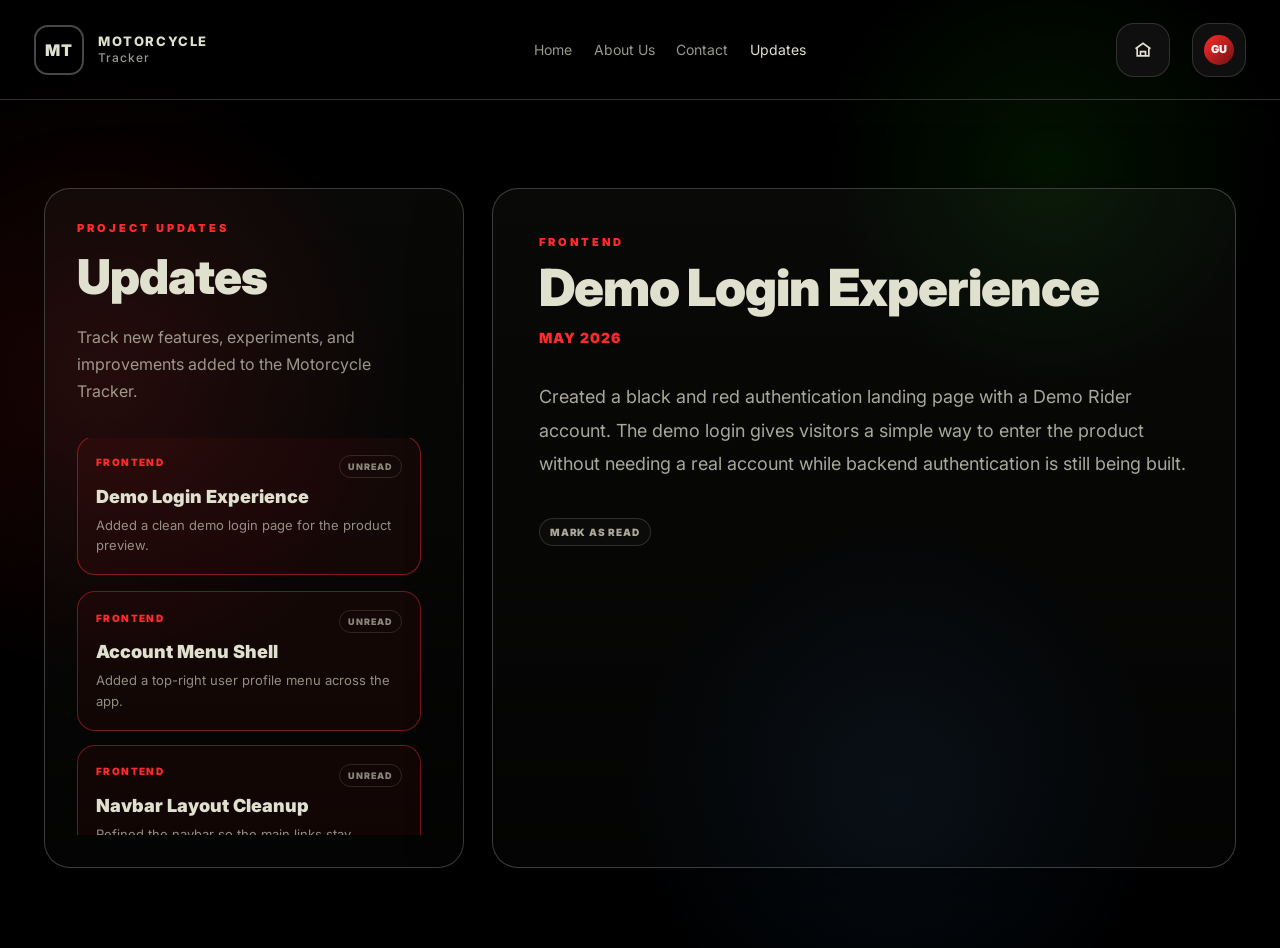
<file: updates.html>
<!DOCTYPE html>
<html lang="en">
<head>
  <meta charset="UTF-8" />
  <meta name="viewport" content="width=device-width, initial-scale=1.0" />

  <title>Updates | Motorcycle Tracker</title>
  <link rel="stylesheet" href="assets/css/base/main.css?v=navbar-center-final-20260526" />
  <link rel="stylesheet" href="assets/css/pages/auth.css?v=auth-shell-20260526" />
  <link rel="stylesheet" href="assets/css/responsive/shared-mobile.css?v=mobile-app-v2" />
  <link rel="preconnect" href="https://fonts.googleapis.com">
  <link rel="preconnect" href="https://fonts.gstatic.com" crossorigin>
  <link href="https://fonts.googleapis.com/css2?family=Inter:wght@400;500;600;700;800;900&display=swap" rel="stylesheet">
  <link rel="icon" href="assets/images/LOGO.png">
</head>

<body class="updates-page">
  <div class="page-shell updates-page-shell">
    <header class="navbar">
      <div class="logo-block">
        <div class="logo-mark">MT</div>
        <div class="logo-text">
          <span>Motorcycle</span>
          <span>Tracker</span>
        </div>
      </div>

      <nav class="nav-links">
        <a href="index.html">Home</a>
        <a href="about.html">About Us</a>
        <a href="contact.html">Contact</a>
        <a href="updates.html" class="active">Updates</a>
      </nav>

      <a href="garage.html" class="nav-garage-btn" aria-label="Garage">
        <svg
          class="garage-icon"
          xmlns="http://www.w3.org/2000/svg"
          viewBox="0 0 24 24"
          aria-hidden="true"
        >
          <path d="M3 10.5 12 4l9 6.5"></path>
          <path d="M5 10v9h14v-9"></path>
          <path d="M9 19v-5h6v5"></path>
        </svg>

        <span class="garage-count-badge" data-garage-count>0</span>
        <span>GARAGE</span>
      </a>
    </header>

    <main class="updates-layout">
      <aside class="updates-sidebar">
        <p class="section-tag">PROJECT UPDATES</p>
        <h1>Updates</h1>
        <p>
          Track new features, experiments, and improvements added to the Motorcycle Tracker.
        </p>

        <div class="updates-list" id="updates-list"></div>
      </aside>

      <section class="updates-detail-panel" id="updates-detail-panel">
        <p class="section-tag" id="update-detail-category">UPDATE</p>
        <h2 id="update-detail-title">Select an update</h2>
        <p class="updates-detail-date" id="update-detail-date"></p>
        <p class="updates-detail-body" id="update-detail-body">
          Choose an update from the left to view the full details.
        </p>
      </section>
    </main>
  </div>

    <script src="assets/js/data/updatesData.js?v=full-updates-list-20260526"></script>
    <script src="assets/js/pages/updatesPage.js?v=updates-notifications-20260526"></script>
  <script src="assets/js/core/apiClient.js?v=auth-v1"></script>
  <script src="assets/js/core/authShell.js?v=auth-v1"></script>
  <script src="assets/js/components/garageBadge.js?v=auth-v1"></script>
</body>
</html>
</file>
<file: assets/css/base/main.css>
/* Main CSS entrypoint. Keep page HTML linked to this file. */
@import url("./variables.css");
@import url("./reset.css");
@import url("./layout.css");
@import url("./animations.css");
@import url("../components/navigation.css");
@import url("../components/buttons.css");
@import url("../components/feature-bike.css");
@import url("../components/updates-widget.css");
@import url("../components/back-to-top.css");
@import url("../pages/home.css");
@import url("../pages/bikes.css");
@import url("../pages/about.css");
@import url("../pages/contact.css");
@import url("../pages/garage.css");
@import url("../pages/maintenance-shell.css");
@import url("../pages/updates.css");
@import url("../pages/compare.css");
@import url("../responsive/global.css");
</file>
<file: assets/css/pages/auth.css>
/* 1. Account menu */
.nav-action-group { display: inline-flex; align-items: center; justify-content: flex-end; gap: 12px; flex-shrink: 0; }
.account-menu { position: relative; display: inline-flex; align-items: center; justify-content: center; margin: 0; z-index: 80; }
.account-menu-trigger { position: relative; width: 54px; min-width: 54px; height: 54px; padding: 0; display: inline-flex; align-items: center; justify-content: center; gap: 0; overflow: hidden; border: 1px solid rgba(255, 255, 255, 0.14); border-radius: 18px; background: #0f0f0f; color: var(--text); transition: border-color 0.25s ease, background 0.25s ease, transform 0.25s ease, box-shadow 0.25s ease; cursor: pointer; }
.account-menu-trigger:hover, .account-menu-trigger:focus-visible, .account-menu-trigger[aria-expanded="true"] { width: 54px; min-width: 54px; border-color: rgba(255, 255, 255, 0.3); background: #121212; transform: translateY(-2px); box-shadow: 0 8px 24px rgba(0, 0, 0, 0.28); }
.account-avatar { width: 30px; min-width: 30px; height: 30px; display: inline-flex; align-items: center; justify-content: center; border-radius: 999px; background: linear-gradient(135deg, #ff2b2b, #711111); color: #fff; font-size: 11px; font-weight: 900; line-height: 1; letter-spacing: 0.4px; text-transform: uppercase; }
.account-avatar-large { width: 44px; min-width: 44px; height: 44px; font-size: 13px; }
.account-label, .account-chevron { display: none !important; opacity: 0 !important; visibility: hidden !important; width: 0 !important; min-width: 0 !important; max-width: 0 !important; height: 0 !important; overflow: hidden !important; pointer-events: none !important; }
.account-dropdown[hidden] { display: none !important; }
.account-dropdown { position: absolute; top: calc(100% + 12px); right: 0; width: min(310px, calc(100vw - 32px)); padding: 12px; display: grid; gap: 6px; border: 1px solid rgba(255, 255, 255, 0.12); border-radius: 22px; background: rgba(8, 8, 10, 0.97); color: #fff; box-shadow: 0 24px 70px rgba(0, 0, 0, 0.45); backdrop-filter: blur(18px); -webkit-backdrop-filter: blur(18px); z-index: 10000; }
.account-dropdown-header { padding: 12px; display: flex; align-items: center; gap: 12px; border-bottom: 1px solid rgba(255, 255, 255, 0.08); }
.account-dropdown-header strong { display: block; margin-bottom: 4px; color: #fff; font-size: 14px; font-weight: 900; line-height: 1.15; }
.account-dropdown-header p { margin: 0; color: var(--muted); font-size: 12px; line-height: 1.35; word-break: break-word; }
.account-dropdown-link { width: 100%; min-height: 42px; padding: 0 12px; display: flex; align-items: center; justify-content: flex-start; border: 0; border-radius: 14px; background: transparent; color: rgba(255, 255, 255, 0.82); font-size: 13px; font-weight: 800; text-align: left; text-decoration: none; transition: 0.22s ease; cursor: pointer; }
.account-dropdown-link:hover { background: rgba(255, 255, 255, 0.055); color: #fff; }
.account-dropdown-link.is-disabled { color: rgba(255, 255, 255, 0.38); cursor: not-allowed; pointer-events: none; }
.account-signout-btn { margin-top: 6px; color: #ff6b6b; }

/* 2. Page menu overrides */
.contact-page-shell .account-menu-trigger, .contact-page-shell .account-menu-trigger:hover, .contact-page-shell .account-menu-trigger:focus-visible, .contact-page-shell .account-menu-trigger[aria-expanded="true"] { width: 46px; min-width: 46px; height: 46px; border-radius: 12px; border-color: rgba(9, 12, 2, 0.28); background: #090c02; color: #dde2c6; box-shadow: none; transform: none; }
.contact-page-shell .account-avatar { width: 30px; min-width: 30px; height: 30px; background: #a72608; color: #dde2c6; font-size: 12px; }
.contact-page-shell .account-dropdown { width: 280px; padding: 14px; border-radius: 18px; border-color: rgba(9, 12, 2, 0.18); background: #dde2c6; color: #090c02; box-shadow: 0 22px 50px rgba(9, 12, 2, 0.18); backdrop-filter: none; -webkit-backdrop-filter: none; }
.contact-page-shell .account-dropdown-header { border-bottom-color: rgba(9, 12, 2, 0.12); }
.contact-page-shell .account-dropdown-header strong { color: #090c02; }
.contact-page-shell .account-dropdown-header p { color: rgba(9, 12, 2, 0.62); }
.contact-page-shell .account-dropdown-link { color: #090c02; }
.contact-page-shell .account-dropdown-link:hover { background: rgba(167, 38, 8, 0.1); color: #a72608; }
.contact-page-shell .account-signout-btn { color: #a72608; }
.about-page-shell .account-menu-trigger, .about-page-shell .account-menu-trigger:hover, .about-page-shell .account-menu-trigger:focus-visible, .about-page-shell .account-menu-trigger[aria-expanded="true"] { border-color: rgba(208, 83, 83, 0.22); background: rgba(208, 83, 83, 0.055); color: #d05353; box-shadow: none; }
.about-page-shell .account-avatar { background: linear-gradient(135deg, #d05353, #7c2525); color: #191919; }

/* 3. Auth page shell */
.login-page { min-height: 100svh; background: #030303; color: #fff; }
.login-shell { min-height: 100svh; display: grid; grid-template-columns: minmax(0, 1.05fr) minmax(420px, 0.95fr); background: radial-gradient(circle at 20% 30%, rgba(255, 43, 43, 0.18), transparent 28%), radial-gradient(circle at 70% 75%, rgba(255, 255, 255, 0.06), transparent 22%), linear-gradient(135deg, #050505, #0d0d10 48%, #150606); }
.login-brand-panel, .login-panel { min-height: 100svh; padding: clamp(28px, 5vw, 72px); display: flex; flex-direction: column; }
.login-brand-panel { justify-content: space-between; border-right: 1px solid rgba(255, 255, 255, 0.08); }
.login-panel { justify-content: center; align-items: center; background: linear-gradient(180deg, rgba(255, 255, 255, 0.045), rgba(255, 255, 255, 0.015)); }

/* 4. Auth brand panel */
.login-logo-block, .login-logo-row { width: fit-content; display: inline-flex; align-items: center; gap: 14px; }
.login-logo-text { display: flex; flex-direction: column; line-height: 1; }
.login-logo-text strong { font-size: 14px; text-transform: uppercase; letter-spacing: 1.4px; }
.login-logo-text span { margin-top: 4px; color: rgba(255, 255, 255, 0.62); font-size: 13px; letter-spacing: 1px; }
.login-product-copy { max-width: 660px; }
.login-kicker { margin-bottom: 14px; color: var(--accent); font-size: 11px; font-weight: 900; letter-spacing: 3px; text-transform: uppercase; }
.login-product-copy h1 { max-width: 760px; font-size: clamp(44px, 7vw, 92px); font-weight: 900; line-height: 0.95; letter-spacing: -4px; }
.login-product-copy p { max-width: 560px; margin-top: 24px; color: rgba(255, 255, 255, 0.62); font-size: 17px; line-height: 1.7; }
.login-status-card { max-width: 460px; padding: 18px; display: flex; align-items: center; gap: 14px; border: 1px solid rgba(255, 255, 255, 0.1); border-radius: 22px; background: rgba(255, 255, 255, 0.035); }
.login-status-dot { width: 12px; height: 12px; border-radius: 999px; background: #ff2b2b; box-shadow: 0 0 0 8px rgba(255, 43, 43, 0.1); }
.login-status-card strong { display: block; margin-bottom: 4px; font-size: 14px; }
.login-status-card p { margin: 0; color: rgba(255, 255, 255, 0.58); font-size: 13px; line-height: 1.5; }

/* 5. Auth card */
.login-card { width: min(520px, 100%); padding: 34px; display: grid; gap: 22px; border: 1px solid rgba(255, 255, 255, 0.11); border-radius: 30px; background: rgba(5, 5, 6, 0.72); box-shadow: 0 30px 90px rgba(0, 0, 0, 0.42), inset 0 1px 0 rgba(255, 255, 255, 0.06); backdrop-filter: blur(18px); -webkit-backdrop-filter: blur(18px); }
.login-card-compact { max-width: 470px; }
.login-panel-header { max-width: 500px; }
.login-panel-header h2 { margin-bottom: 12px; font-size: clamp(34px, 4vw, 52px); font-weight: 900; letter-spacing: -2px; }
.login-panel-header p:not(.login-kicker) { color: rgba(255, 255, 255, 0.6); font-size: 15px; line-height: 1.7; }

/* 6. Auth messages */
.auth-message { padding: 12px 14px; border: 1px solid rgba(255, 255, 255, 0.1); border-radius: 14px; background: rgba(255, 255, 255, 0.055); color: rgba(255, 255, 255, 0.78); font-size: 13px; font-weight: 700; line-height: 1.5; }
.auth-message[data-type="error"] { border-color: rgba(255, 43, 43, 0.45); background: rgba(255, 43, 43, 0.1); color: #ffb2b2; }
.auth-message[data-type="info"] { border-color: rgba(255, 255, 255, 0.14); color: rgba(255, 255, 255, 0.76); }
.auth-message[data-type="success"] { border-color: rgba(86, 255, 154, 0.32); background: rgba(86, 255, 154, 0.08); color: #baffd4; }

/* 7. Auth forms */
.login-form-preview { display: grid; gap: 12px; }
.login-form-preview label { display: grid; gap: 8px; color: rgba(255, 255, 255, 0.58); font-size: 11px; font-weight: 900; letter-spacing: 1px; text-transform: uppercase; }
.login-form-preview input { width: 100%; height: 48px; padding: 0 14px; border: 1px solid rgba(255, 255, 255, 0.1); border-radius: 14px; background: rgba(255, 255, 255, 0.045); color: rgba(255, 255, 255, 0.84); outline: 0; transition: 0.22s ease; }
.login-form-preview input::placeholder { color: rgba(255, 255, 255, 0.32); }
.login-form-preview input:focus { border-color: rgba(255, 43, 43, 0.55); box-shadow: 0 0 0 4px rgba(255, 43, 43, 0.08); }
.login-form-preview button { height: 48px; border: 1px solid rgba(255, 43, 43, 0.5); border-radius: 14px; background: linear-gradient(135deg, #ff2b2b, #981919); color: #fff; font-size: 12px; font-weight: 900; letter-spacing: 0.8px; text-transform: uppercase; cursor: pointer; transition: 0.22s ease; }
.login-form-preview button:hover:not(:disabled) { transform: translateY(-2px); box-shadow: 0 16px 40px rgba(255, 43, 43, 0.18); }
.login-form-preview button:disabled { opacity: 0.55; cursor: wait; transform: none; box-shadow: none; }

/* 8. Session and page switch */
.continue-session-btn { width: 100%; min-height: 54px; padding: 0 18px; border: 1px solid rgba(255, 43, 43, 0.34); border-radius: 18px; background: rgba(255, 43, 43, 0.08); color: #fff; font-weight: 900; cursor: pointer; transition: 0.22s ease; }
.continue-session-btn:hover { transform: translateY(-2px); border-color: rgba(255, 43, 43, 0.58); background: rgba(255, 43, 43, 0.12); }
.auth-page-switch { display: flex; align-items: center; justify-content: center; gap: 8px; color: rgba(255, 255, 255, 0.54); font-size: 13px; font-weight: 700; }
.auth-page-switch a { color: var(--accent); font-weight: 900; text-decoration: none; }
.auth-page-switch a:hover { text-decoration: underline; }

/* 9. Dividers */
.login-divider { display: flex; align-items: center; gap: 12px; color: rgba(255, 255, 255, 0.42); font-size: 11px; font-weight: 900; letter-spacing: 1px; text-transform: uppercase; }
.login-divider::before, .login-divider::after { content: ""; height: 1px; flex: 1; background: rgba(255, 255, 255, 0.08); }

/* 10. Demo and info cards */
.demo-user-card, .login-coming-soon-card { width: 100%; border: 1px solid rgba(255, 255, 255, 0.12); border-radius: 26px; background: rgba(5, 5, 6, 0.78); color: #fff; }
.demo-user-card { min-height: 104px; padding: 18px; display: grid; grid-template-columns: auto 1fr auto; align-items: center; gap: 16px; text-align: left; transition: 0.25s ease; cursor: pointer; }
.demo-user-card:hover { border-color: rgba(255, 43, 43, 0.62); transform: translateY(-3px); box-shadow: 0 22px 60px rgba(0, 0, 0, 0.35); }
.demo-user-avatar { width: 58px; height: 58px; display: inline-flex; align-items: center; justify-content: center; border-radius: 20px; background: linear-gradient(135deg, #ff2b2b, #701010); font-size: 15px; font-weight: 900; letter-spacing: 1px; }
.demo-user-info strong { display: block; margin-bottom: 6px; font-size: 16px; }
.demo-user-info small { color: rgba(255, 255, 255, 0.54); font-size: 13px; line-height: 1.35; }
.demo-user-action { padding: 10px 14px; border-radius: 999px; background: rgba(255, 255, 255, 0.08); color: rgba(255, 255, 255, 0.86); font-size: 12px; font-weight: 900; text-transform: uppercase; letter-spacing: 0.8px; }
.is-secondary-demo { opacity: 0.75; }
.is-secondary-demo:hover { opacity: 1; }
.login-coming-soon-card { padding: 18px; display: flex; align-items: center; justify-content: space-between; gap: 16px; opacity: 0.86; }
.login-coming-soon-card strong { display: block; margin-bottom: 5px; font-size: 14px; }
.login-coming-soon-card p { margin: 0; color: rgba(255, 255, 255, 0.52); font-size: 13px; line-height: 1.45; }
.login-coming-soon-card span { padding: 8px 10px; border-radius: 999px; background: rgba(255, 255, 255, 0.07); color: rgba(255, 255, 255, 0.58); font-size: 11px; font-weight: 900; text-transform: uppercase; }

/* 11. Footnote */
.login-footnote { width: 100%; display: flex; justify-content: space-between; gap: 18px; color: rgba(255, 255, 255, 0.46); font-size: 12px; font-weight: 800; }
.login-footnote a { color: rgba(255, 255, 255, 0.74); text-decoration: none; }
.login-footnote a:hover { color: var(--accent); }

/* 12. Tablet auth */
@media (max-width: 980px) {
  .login-shell { grid-template-columns: 1fr; }
  .login-brand-panel, .login-panel { min-height: auto; }
  .login-brand-panel { gap: 48px; border-right: 0; border-bottom: 1px solid rgba(255, 255, 255, 0.08); }
  .login-product-copy h1 { letter-spacing: -2px; }
}

/* 13. Mobile account menu */
@media (max-width: 900px) {
  .account-menu-trigger, .account-menu-trigger:hover, .account-menu-trigger:focus-visible, .account-menu-trigger[aria-expanded="true"] { width: 54px; min-width: 54px; height: 54px; padding: 0; justify-content: center; border-radius: 18px; transform: none; }
  .account-dropdown { position: fixed; top: calc(88px + env(safe-area-inset-top)); left: 28px; right: 28px; width: auto; max-width: none; max-height: calc(100svh - 116px); overflow-y: auto; padding: 12px; border-radius: 22px; z-index: 10001; }
  .account-dropdown-header { padding: 10px; gap: 10px; }
  .account-avatar-large { width: 40px; min-width: 40px; height: 40px; }
  .account-dropdown-header strong { font-size: 13px; }
  .account-dropdown-header p { font-size: 11px; }
  .account-dropdown-link { min-height: 44px; padding: 0 10px; border-radius: 12px; font-size: 13px; }
  .account-signout-btn { margin-top: 4px; }
}

@media (max-width: 430px) {
  .account-dropdown { left: 18px; right: 18px; }
}

/* 14. Mobile login/register layout */
@media (max-width: 760px) {
  .login-page { overflow-x: hidden; -webkit-text-size-adjust: 100%; text-size-adjust: 100%; }
  .login-page .login-shell { min-height: 100svh; display: flex; flex-direction: column; }
  .login-page .login-brand-panel { padding: calc(16px + env(safe-area-inset-top)) 20px 8px; }
  .login-page .login-brand-panel .login-product-copy, .login-page .login-brand-panel .login-status-card { display: none; }
  .login-page .login-logo-block, .login-page .login-logo-row { gap: 10px; }
  .login-page .login-brand-panel .logo-mark { width: 52px; min-width: 52px; height: 52px; border-radius: 16px; font-size: 17px; }
  .login-page .login-logo-text strong { font-size: 12px; letter-spacing: 1.4px; }
  .login-page .login-logo-text span { margin-top: 3px; font-size: 12px; letter-spacing: 0.7px; }
  .login-page .login-panel { min-height: auto; align-items: stretch; justify-content: flex-start; padding: 10px 20px calc(26px + env(safe-area-inset-bottom)); background: transparent; }
  .login-page .login-card { width: 100%; max-width: none; padding: 20px 18px; gap: 14px; border-radius: 24px; }
  .login-page .login-kicker { margin-bottom: 8px; font-size: 10px; letter-spacing: 3px; }
  .login-page .login-panel-header h2 { margin-bottom: 8px; font-size: clamp(30px, 9.6vw, 42px); line-height: 1.02; letter-spacing: -1.4px; }
  .login-page .login-panel-header p:not(.login-kicker) { font-size: 14px; line-height: 1.45; }
  .login-page .login-form-preview { gap: 11px; }
  .login-page .login-form-preview label { gap: 6px; font-size: 10px; letter-spacing: 0.9px; }
  .login-page .login-form-preview input { height: 46px; padding: 0 14px; border-radius: 14px; font-size: 16px; line-height: 1.2; }
  .login-page .login-form-preview button { height: 48px; border-radius: 16px; font-size: 12px; }
  .login-page .auth-page-switch { gap: 5px; flex-direction: column; font-size: 12px; text-align: center; }
  .login-page .login-divider { gap: 10px; font-size: 10px; letter-spacing: 0.9px; }
  .login-page .demo-user-card { min-height: auto; padding: 14px; grid-template-columns: auto 1fr; gap: 10px; border-radius: 18px; }
  .login-page .demo-user-avatar { width: 42px; height: 42px; border-radius: 14px; font-size: 12px; }
  .login-page .demo-user-info strong { margin-bottom: 3px; font-size: 14px; }
  .login-page .demo-user-info small { font-size: 11.5px; line-height: 1.3; }
  .login-page .demo-user-action { grid-column: 1 / -1; padding: 7px 10px; font-size: 10px; text-align: center; }
  .login-page .login-coming-soon-card { padding: 14px; border-radius: 18px; }
  .login-page .login-coming-soon-card strong { font-size: 13px; }
  .login-page .login-coming-soon-card p { font-size: 12px; line-height: 1.35; }
  .login-page .login-coming-soon-card span { padding: 6px 8px; font-size: 10px; }
  .login-page .login-footnote { gap: 6px; flex-direction: column; align-items: center; font-size: 11px; text-align: center; }
}

@media (max-width: 430px) {
  .login-page .login-brand-panel { padding: calc(14px + env(safe-area-inset-top)) 18px 6px; }
  .login-page .login-panel { padding: 8px 18px calc(22px + env(safe-area-inset-bottom)); }
  .login-page .login-card { padding: 18px 16px; gap: 13px; border-radius: 22px; }
  .login-page .login-panel-header h2 { font-size: clamp(30px, 9.3vw, 38px); }
  .register-page .login-coming-soon-card { display: none; }
}

/* 15. Desktop auth shrink */
@media (min-width: 981px) {
  .login-brand-panel, .login-panel { padding: clamp(24px, 4vw, 58px); }
  .login-product-copy h1 { font-size: clamp(42px, 6vw, 76px); letter-spacing: -3px; }
  .login-product-copy p { max-width: 500px; font-size: 15px; }
  .login-status-card { max-width: 410px; padding: 15px; }
  .login-card { width: min(455px, 100%); padding: 28px; gap: 18px; border-radius: 26px; }
  .login-panel-header h2 { font-size: clamp(32px, 3.2vw, 44px); letter-spacing: -1.5px; }
  .login-panel-header p:not(.login-kicker) { font-size: 14px; }
  .login-form-preview input, .login-form-preview button { height: 44px; }
  .demo-user-card { min-height: 88px; padding: 14px; gap: 13px; border-radius: 22px; }
  .demo-user-avatar { width: 50px; height: 50px; border-radius: 17px; }
}

/* 16. Compact auth shell tightening */
@media (min-width: 901px) and (max-height: 900px) {
  .auth-page .login-card { transform: scale(0.96); transform-origin: center; }
  .auth-page .login-brand-panel, .auth-page .login-panel { padding-top: 36px; padding-bottom: 36px; }
}
/* 17. Mobile login polish pass */
@media (max-width: 760px) {
  .login-page .continue-session-btn {
    display: none !important;
  }

  .login-page .login-shell {
    min-height: 100svh !important;
    display: flex !important;
    flex-direction: column !important;
    justify-content: flex-start !important;
    background:
      radial-gradient(circle at 8% 8%, rgba(255, 43, 43, 0.16), transparent 32%),
      radial-gradient(circle at 90% 84%, rgba(255, 43, 43, 0.08), transparent 30%),
      #050505 !important;
  }

  .login-page .login-brand-panel {
    min-height: auto !important;
    height: auto !important;
    justify-content: flex-start !important;
    gap: 0 !important;
    padding: calc(18px + env(safe-area-inset-top)) 20px 6px !important;
    border-right: 0 !important;
    border-bottom: 0 !important;
    background: transparent !important;
  }

  .login-page .login-panel {
    min-height: auto !important;
    flex: 1 1 auto !important;
    justify-content: flex-start !important;
    align-items: stretch !important;
    padding: 14px 20px calc(18px + env(safe-area-inset-bottom)) !important;
    background: transparent !important;
  }

  .login-page .login-card {
    width: 100% !important;
    max-width: 440px !important;
    margin: 0 auto !important;
    padding: 18px 16px !important;
    gap: 12px !important;
    border-radius: 22px !important;
  }

  .login-page .login-kicker {
    margin-bottom: 7px !important;
    font-size: 9px !important;
    letter-spacing: 3px !important;
  }

  .login-page .login-panel-header h2 {
    margin-bottom: 6px !important;
    font-size: clamp(28px, 8.6vw, 36px) !important;
    line-height: 1.02 !important;
    letter-spacing: -1.25px !important;
  }

  .login-page .login-panel-header p:not(.login-kicker) {
    font-size: 13px !important;
    line-height: 1.42 !important;
  }

  .login-page .login-form-preview {
    gap: 10px !important;
  }

  .login-page .login-form-preview label {
    gap: 6px !important;
    font-size: 9.5px !important;
    letter-spacing: 0.9px !important;
  }

  .login-page .login-form-preview input {
    height: 44px !important;
    border-radius: 13px !important;
  }

  .login-page .login-form-preview button {
    height: 46px !important;
    border-radius: 15px !important;
  }

  .login-page .auth-page-switch {
    gap: 4px !important;
    font-size: 11.5px !important;
  }

  .login-page .login-divider {
    margin: -1px 0 !important;
    font-size: 9.5px !important;
  }

  .login-page .demo-user-card {
    padding: 12px !important;
    gap: 10px !important;
    border-radius: 18px !important;
  }

  .login-page .demo-user-avatar {
    width: 40px !important;
    height: 40px !important;
    border-radius: 13px !important;
  }

  .login-page .demo-user-info strong {
    font-size: 14px !important;
  }

  .login-page .demo-user-info small {
    font-size: 11px !important;
    line-height: 1.25 !important;
  }

  .login-page .demo-user-action {
    min-height: 32px !important;
    padding: 7px 10px !important;
  }
}

@media (max-width: 380px), (max-height: 740px) {
  .login-page .login-brand-panel {
    padding-top: calc(12px + env(safe-area-inset-top)) !important;
    padding-bottom: 2px !important;
  }

  .login-page .login-brand-panel .logo-mark {
    width: 44px !important;
    min-width: 44px !important;
    height: 44px !important;
    border-radius: 14px !important;
    font-size: 14px !important;
  }

  .login-page .login-panel {
    padding-top: 8px !important;
  }

  .login-page .login-card {
    padding: 16px 14px !important;
    gap: 10px !important;
  }

  .login-page .login-panel-header h2 {
    font-size: clamp(26px, 8vw, 32px) !important;
  }

  .login-page .login-panel-header p:not(.login-kicker) {
    font-size: 12px !important;
  }

  .login-page .login-form-preview input,
  .login-page .login-form-preview button {
    height: 42px !important;
  }

  .login-page .demo-user-info small {
    display: none !important;
  }
}

/* Focused OLED contact account menu override */
.contact-page-shell .account-menu-trigger,
.contact-page-shell .account-menu-trigger:hover,
.contact-page-shell .account-menu-trigger:focus-visible,
.contact-page-shell .account-menu-trigger[aria-expanded="true"] {
  width: 50px !important;
  min-width: 50px !important;
  height: 50px !important;
  border-radius: 14px !important;
  border-color: rgba(255, 255, 255, 0.16) !important;
  background: rgba(255, 255, 255, 0.035) !important;
  color: #fff !important;
  box-shadow: none !important;
  transform: none !important;
}

.contact-page-shell .account-avatar {
  width: 30px !important;
  min-width: 30px !important;
  height: 30px !important;
  background: linear-gradient(135deg, #ff3434, #7a1010) !important;
  color: #fff !important;
}

.contact-page-shell .account-dropdown {
  width: 280px !important;
  border-color: rgba(255, 255, 255, 0.12) !important;
  background: rgba(8, 8, 10, 0.97) !important;
  color: #fff !important;
  box-shadow: 0 24px 70px rgba(0, 0, 0, 0.45) !important;
  backdrop-filter: blur(18px) !important;
  -webkit-backdrop-filter: blur(18px) !important;
}

.contact-page-shell .account-dropdown-header {
  border-bottom-color: rgba(255, 255, 255, 0.08) !important;
}

.contact-page-shell .account-dropdown-header strong {
  color: #fff !important;
}

.contact-page-shell .account-dropdown-header p,
.contact-page-shell .account-dropdown-link {
  color: rgba(255, 255, 255, 0.68) !important;
}

.contact-page-shell .account-dropdown-link:hover {
  background: rgba(255, 255, 255, 0.055) !important;
  color: #fff !important;
}

.contact-page-shell .account-signout-btn {
  color: #ff6b6b !important;
}


/* Desktop staged feature previews */
.account-dropdown-preview {
  justify-content: space-between;
  gap: 12px;
}

.account-dropdown-preview span {
  min-width: 0;
}

.account-dropdown-preview em {
  flex: 0 0 auto;
  padding: 4px 7px;
  border: 1px solid rgba(255, 255, 255, 0.11);
  border-radius: 999px;
  color: rgba(255, 255, 255, 0.48);
  font-size: 9px;
  font-style: normal;
  font-weight: 900;
  letter-spacing: 0.8px;
  text-transform: uppercase;
}

.desktop-preview-open {
  overflow: hidden;
}

.desktop-preview-root {
  position: fixed;
  inset: 0;
  z-index: 20000;
  display: none;
}

.desktop-preview-root.is-open {
  display: block;
}

.desktop-preview-backdrop {
  position: absolute;
  inset: 0;
  background: rgba(0, 0, 0, 0.72);
  backdrop-filter: blur(10px);
  -webkit-backdrop-filter: blur(10px);
}

.desktop-preview-modal {
  position: absolute;
  top: 50%;
  left: 50%;
  width: min(560px, calc(100vw - 32px));
  max-height: calc(100dvh - 48px);
  overflow: auto;
  transform: translate(-50%, -50%);
  padding: 34px;
  border: 1px solid rgba(255, 255, 255, 0.13);
  border-radius: 28px;
  background:
    radial-gradient(circle at 88% 10%, rgba(240, 20, 34, 0.17), transparent 34%),
    linear-gradient(180deg, rgba(255, 255, 255, 0.06), rgba(255, 255, 255, 0.025)),
    #070708;
  color: #fff;
  box-shadow: 0 34px 100px rgba(0, 0, 0, 0.6);
}

.desktop-preview-close {
  position: absolute;
  top: 18px;
  right: 18px;
  width: 38px;
  height: 38px;
  display: grid;
  place-items: center;
  border: 1px solid rgba(255, 255, 255, 0.13);
  border-radius: 999px;
  background: rgba(255, 255, 255, 0.045);
  color: #fff;
  font-size: 24px;
  line-height: 1;
  cursor: pointer;
}

.desktop-preview-eyebrow {
  display: inline-flex;
  margin-bottom: 14px;
  padding: 7px 10px;
  border: 1px solid rgba(240, 20, 34, 0.34);
  border-radius: 999px;
  background: rgba(240, 20, 34, 0.12);
  color: #ff7077;
  font-size: 10px;
  font-weight: 900;
  letter-spacing: 1.2px;
  text-transform: uppercase;
}

.desktop-preview-modal h2 {
  max-width: 440px;
  margin: 0 0 14px;
  color: #fff;
  font-size: clamp(28px, 3vw, 42px);
  font-weight: 950;
  line-height: 1.02;
  letter-spacing: -1px;
}

.desktop-preview-modal p {
  margin: 0;
  color: rgba(255, 255, 255, 0.68);
  font-size: 14px;
  line-height: 1.75;
}

.desktop-preview-grid {
  margin-top: 24px;
  display: grid;
  grid-template-columns: repeat(3, minmax(0, 1fr));
  gap: 10px;
}

.desktop-preview-grid span {
  min-height: 82px;
  display: flex;
  align-items: center;
  padding: 14px;
  border: 1px solid rgba(255, 255, 255, 0.09);
  border-radius: 16px;
  background: rgba(255, 255, 255, 0.035);
  color: rgba(255, 255, 255, 0.76);
  font-size: 11px;
  font-weight: 850;
  letter-spacing: 0.7px;
  line-height: 1.4;
  text-transform: uppercase;
}

.desktop-preview-note {
  margin-top: 18px;
  padding: 16px;
  display: grid;
  gap: 6px;
  border: 1px solid rgba(255, 255, 255, 0.09);
  border-radius: 16px;
  background: rgba(0, 0, 0, 0.26);
}

.desktop-preview-note strong {
  color: #fff;
  font-size: 12px;
  font-weight: 950;
  letter-spacing: 1px;
  text-transform: uppercase;
}

.desktop-preview-note span {
  color: rgba(255, 255, 255, 0.64);
  font-size: 13px;
  line-height: 1.55;
}

.desktop-preview-actions {
  margin-top: 24px;
  display: flex;
  flex-wrap: wrap;
  gap: 12px;
}

.desktop-preview-primary,
.desktop-preview-secondary {
  min-height: 46px;
  padding: 0 18px;
  display: inline-flex;
  align-items: center;
  justify-content: center;
  border-radius: 999px;
  font-size: 11px;
  font-weight: 950;
  letter-spacing: 1.1px;
  text-transform: uppercase;
  text-decoration: none;
  cursor: pointer;
}

.desktop-preview-primary {
  border: 1px solid #fff;
  background: #fff;
  color: #050505;
}

.desktop-preview-secondary {
  border: 1px solid rgba(255, 255, 255, 0.16);
  background: rgba(255, 255, 255, 0.04);
  color: #fff;
}

.contact-page-shell .account-dropdown-preview em {
  border-color: rgba(9, 12, 2, 0.13);
  color: rgba(9, 12, 2, 0.46);
}

@media (max-width: 680px) {
  .desktop-preview-modal {
    padding: 28px 20px;
    border-radius: 22px;
  }

  .desktop-preview-grid {
    grid-template-columns: 1fr;
  }

  .desktop-preview-grid span {
    min-height: 58px;
  }

  .desktop-preview-actions {
    display: grid;
  }

  .desktop-preview-primary,
  .desktop-preview-secondary {
    width: 100%;
  }
}
</file>
<file: assets/css/responsive/shared-mobile.css>
/* Mobile App Shell v2
   Same website. Mobile-only app-style layer.
   Desktop remains controlled by the existing stylesheets.
*/

@media (max-width: 900px) {
  :root {
    --mobile-page-pad: 18px;
    --mobile-card: rgba(255, 255, 255, 0.045);
    --mobile-card-strong: rgba(255, 255, 255, 0.075);
    --mobile-line: rgba(255, 255, 255, 0.13);
    --mobile-line-soft: rgba(255, 255, 255, 0.08);
    --mobile-text: rgba(255, 255, 255, 0.94);
    --mobile-muted: rgba(255, 255, 255, 0.64);
    --mobile-radius: 20px;
  }

  *,
  *::before,
  *::after {
    box-sizing: border-box;
  }

  html,
  body {
    width: 100% !important;
    max-width: 100% !important;
    min-width: 320px !important;
    min-height: 100% !important;
    height: auto !important;
    overflow-x: clip !important;
    overflow-y: auto !important;
    background: #050505 !important;
  }

  body {
    margin: 0 !important;
    color: var(--mobile-text) !important;
    -webkit-font-smoothing: antialiased;
    text-rendering: geometricPrecision;
  }

  body::before,
  body::after,
  .background-word,
  .dot-line,
  .right-dots,
  .brand-marquee {
    display: none !important;
  }

  img,
  svg,
  canvas,
  video {
    max-width: 100%;
  }

  .page-shell,
  .home-page-shell,
  .garage-page-shell,
  .maintenance-page-shell,
  .about-page-shell,
  .contact-page-shell,
  .bikes-page-shell,
  .updates-page-shell {
    width: 100% !important;
    max-width: 100% !important;
    min-height: 100svh !important;
    height: auto !important;
    overflow: visible !important;
    padding: 0 var(--mobile-page-pad) 42px !important;
    margin: 0 auto !important;
    background:
      radial-gradient(circle at 85% 8%, rgba(33, 255, 113, 0.08), transparent 28%),
      radial-gradient(circle at 0% 22%, rgba(255, 43, 43, 0.1), transparent 30%),
      #050505 !important;
  }

  /* Mobile app header */
  .navbar {
    width: 100% !important;
    max-width: 100% !important;
    display: grid !important;
    grid-template-columns: 1fr auto !important;
    align-items: center !important;
    gap: 14px !important;
    padding: 18px 0 16px !important;
    margin: 0 0 18px !important;
    border: 0 !important;
    background: transparent !important;
    position: relative !important;
    top: auto !important;
    left: auto !important;
    right: auto !important;
    transform: none !important;
  }

  .logo-block {
    min-width: 0 !important;
    display: inline-flex !important;
    align-items: center !important;
    gap: 10px !important;
  }

  .logo-mark {
    width: 42px !important;
    height: 42px !important;
    min-width: 42px !important;
    border-radius: 12px !important;
    display: grid !important;
    place-items: center !important;
    font-size: 13px !important;
  }

  .logo-text {
    display: grid !important;
    gap: 2px !important;
    min-width: 0 !important;
  }

  .logo-text span:first-child {
    font-size: 11px !important;
    letter-spacing: 2px !important;
    line-height: 1 !important;
  }

  .logo-text span:last-child {
    font-size: 11px !important;
    line-height: 1.1 !important;
  }

  .nav-links {
    grid-column: 1 / -1 !important;
    width: 100% !important;
    max-width: 100% !important;
    display: flex !important;
    align-items: center !important;
    justify-content: flex-start !important;
    gap: 8px !important;
    overflow-x: auto !important;
    overscroll-behavior-x: contain !important;
    scrollbar-width: none !important;
    padding: 4px 0 2px !important;
    margin: 0 !important;
    background: transparent !important;
    border: 0 !important;
  }

  .nav-links::-webkit-scrollbar {
    display: none !important;
  }

  .nav-links a {
    flex: 0 0 auto !important;
    min-height: 38px !important;
    display: inline-flex !important;
    align-items: center !important;
    justify-content: center !important;
    padding: 10px 13px !important;
    border-radius: 999px !important;
    color: rgba(255, 255, 255, 0.74) !important;
    font-size: 12px !important;
    font-weight: 850 !important;
    letter-spacing: -0.1px !important;
    text-transform: none !important;
    text-decoration: none !important;
    border: 1px solid transparent !important;
    background: transparent !important;
  }

  .nav-links a.active,
  .nav-links a:hover {
    color: #ff3b3b !important;
    border-color: rgba(255, 43, 43, 0.32) !important;
    background: rgba(255, 43, 43, 0.1) !important;
  }

  .nav-garage-btn,
  .nav-button,
  .garage-add-motorcycle-btn {
    justify-self: end !important;
    min-width: 0 !important;
    min-height: 42px !important;
    height: auto !important;
    width: auto !important;
    display: inline-flex !important;
    align-items: center !important;
    justify-content: center !important;
    gap: 9px !important;
    padding: 11px 14px !important;
    border-radius: 999px !important;
    border: 1px solid var(--mobile-line) !important;
    background: rgba(255, 255, 255, 0.035) !important;
    box-shadow: none !important;
    color: #fff !important;
    font-size: 11px !important;
    font-weight: 950 !important;
    letter-spacing: 1.5px !important;
    text-transform: uppercase !important;
    transform: none !important;
    position: relative !important;
    top: auto !important;
    right: auto !important;
    left: auto !important;
  }

  .nav-garage-btn .garage-icon,
  .garage-icon {
    width: 14px !important;
    height: 14px !important;
  }

  .garage-count-badge,
  .side-garage-count-badge {
    min-width: 21px !important;
    height: 21px !important;
    display: inline-grid !important;
    place-items: center !important;
    border-radius: 999px !important;
    font-size: 10px !important;
  }

  /* Shared mobile type + sections */
  .section-tag,
  .hero-label,
  .garage-kicker,
  .maintenance-kicker,
  .bikes-top-label,
  .login-kicker {
    font-size: 10px !important;
    letter-spacing: 4px !important;
    line-height: 1.4 !important;
    color: #ff3636 !important;
  }

  h1,
  .hero-main h1,
  .about-hero h1,
  .contact-hero h1,
  .bikes-main-title {
    font-size: clamp(36px, 12vw, 58px) !important;
    line-height: 0.95 !important;
    letter-spacing: -1.8px !important;
  }

  h2 {
    font-size: clamp(27px, 8vw, 38px) !important;
    line-height: 1.02 !important;
    letter-spacing: -1px !important;
  }

  p {
    max-width: 100% !important;
  }

  .primary-btn,
  .secondary-btn,
  .maintenance-primary-btn,
  .maintenance-secondary-btn,
  .garage-primary-link,
  .garage-secondary-btn,
  .maintenance-back-link,
  .garage-card-action,
  .garage-delete-btn,
  .bikes-add-garage-btn,
  .bikes-maintain-btn,
  .contact-submit-btn,
  .continue-session-btn {
    width: 100% !important;
    min-height: 48px !important;
    display: inline-flex !important;
    align-items: center !important;
    justify-content: center !important;
    border-radius: 14px !important;
  }

  /* Home */
  .home-page .hero-section,
  .hero-section {
    min-height: auto !important;
    height: auto !important;
    padding: 24px 0 34px !important;
    margin: 0 !important;
  }

  .hero-content,
  .hero-main {
    display: grid !important;
    grid-template-columns: 1fr !important;
    gap: 24px !important;
    align-items: start !important;
  }

  .hero-left {
    order: 1 !important;
    max-width: 100% !important;
  }

  .hero-right {
    order: 2 !important;
    min-height: auto !important;
    display: grid !important;
    place-items: center !important;
  }

  .hero-main h1 {
    margin: 10px 0 14px !important;
  }

  .hero-main p,
  .hero-left p {
    color: var(--mobile-muted) !important;
    font-size: 15px !important;
    line-height: 1.65 !important;
  }

  .hero-actions {
    display: grid !important;
    grid-template-columns: 1fr !important;
    gap: 10px !important;
    max-width: 280px !important;
    margin-top: 22px !important;
  }

  .hero-image-wrap,
  .hero-3d-stage,
  .hero-stage-panel {
    width: 100% !important;
    max-width: 390px !important;
    min-height: auto !important;
    height: auto !important;
    margin: 0 auto !important;
    padding: 0 !important;
    background: transparent !important;
    border: 0 !important;
    box-shadow: none !important;
  }

  .hero-3d-bike,
  .hero-image-wrap img {
    width: min(82vw, 340px) !important;
    height: auto !important;
    display: block !important;
    margin: 0 auto !important;
    object-fit: contain !important;
    filter: drop-shadow(0 28px 44px rgba(255, 43, 43, 0.16)) drop-shadow(0 34px 50px rgba(0, 0, 0, 0.75)) !important;
  }

  .info-section,
  .tracker-steps-section,
  .about-values-section,
  .about-author-section,
  .updates-layout {
    padding: 30px 0 !important;
    margin: 0 !important;
    border-top: 1px solid var(--mobile-line-soft) !important;
  }

  .info-box,
  .tracker-steps-grid,
  .about-values-grid,
  .brand-container,
  .hero-brand-grid,
  .hero-category-grid,
  .category-container,
  .bike-results {
    display: grid !important;
    grid-template-columns: 1fr !important;
    gap: 12px !important;
  }

  .tracker-step-card,
  .info-box > *,
  .brand-card,
  .category-container > *,
  .bike-results > * {
    min-height: auto !important;
    padding: 18px !important;
    border-radius: 18px !important;
    border: 1px solid var(--mobile-line) !important;
    background: var(--mobile-card) !important;
  }

  .brand-container,
  .hero-brand-grid {
    grid-template-columns: repeat(2, minmax(0, 1fr)) !important;
    gap: 10px !important;
  }

  .brand-card {
    min-height: 118px !important;
    display: grid !important;
    place-items: center !important;
    text-align: center !important;
  }

  .brand-card img {
    max-width: 58px !important;
    max-height: 46px !important;
    object-fit: contain !important;
    margin-bottom: 8px !important;
  }

  .brand-card h3,
  .brand-card h4,
  .brand-card span {
    font-size: 15px !important;
    line-height: 1.1 !important;
  }

  /* Garage */
  .garage-layout,
  .maintenance-layout,
  .about-hero-grid,
  .contact-hero-grid,
  .about-author-wrap,
  .updates-layout {
    display: grid !important;
    grid-template-columns: 1fr !important;
    gap: 18px !important;
    width: 100% !important;
    max-width: 100% !important;
  }

  .garage-sidebar,
  .maintenance-sidebar,
  .about-hero,
  .contact-hero,
  .about-author-card,
  .updates-sidebar,
  .updates-detail-panel {
    width: 100% !important;
    max-width: 100% !important;
    padding: 20px !important;
    border-radius: 20px !important;
    border: 1px solid var(--mobile-line) !important;
    background: var(--mobile-card) !important;
    position: relative !important;
    top: auto !important;
    height: auto !important;
    min-height: auto !important;
  }

  .garage-main,
  .maintenance-main,
  .contact-main,
  .about-main,
  .updates-list {
    width: 100% !important;
    max-width: 100% !important;
    display: grid !important;
    gap: 16px !important;
  }

  .garage-main-header,
  .maintenance-main-header {
    display: grid !important;
    grid-template-columns: 1fr !important;
    align-items: start !important;
    gap: 12px !important;
    margin: 0 !important;
  }

  .garage-stat-stack {
    display: grid !important;
    grid-template-columns: 1fr !important;
    gap: 10px !important;
    margin-top: 18px !important;
  }

  .garage-stat-card {
    min-height: auto !important;
    display: grid !important;
    grid-template-columns: 44px 1fr !important;
    align-items: center !important;
    gap: 12px !important;
    padding: 14px !important;
    border-radius: 14px !important;
  }

  .garage-list {
    display: grid !important;
    grid-template-columns: 1fr !important;
    gap: 16px !important;
  }

  .garage-card {
    width: 100% !important;
    max-width: 100% !important;
    padding: 18px !important;
    border-radius: 22px !important;
    background:
      radial-gradient(circle at 50% 0%, rgba(255, 255, 255, 0.06), transparent 42%),
      var(--mobile-card) !important;
  }

  .garage-card-image-wrap {
    height: 150px !important;
    display: grid !important;
    place-items: center !important;
    margin-bottom: 14px !important;
  }

  .garage-card-image {
    width: 100% !important;
    max-width: 260px !important;
    height: 132px !important;
    object-fit: contain !important;
  }

  .garage-card-title-row {
    display: grid !important;
    gap: 8px !important;
  }

  .garage-card-info h3,
  .garage-card-title-row h3 {
    font-size: clamp(25px, 8vw, 34px) !important;
    line-height: 1.02 !important;
    margin: 0 !important;
  }

  .garage-card-meta {
    display: flex !important;
    flex-wrap: wrap !important;
    gap: 8px 12px !important;
    color: var(--mobile-muted) !important;
  }

  .garage-card-details {
    display: grid !important;
    gap: 9px !important;
    margin: 16px 0 !important;
  }

  .garage-card-detail {
    min-height: 42px !important;
    display: flex !important;
    align-items: center !important;
    justify-content: space-between !important;
    gap: 12px !important;
    padding: 11px 12px !important;
    border-radius: 12px !important;
    border: 1px solid var(--mobile-line-soft) !important;
    background: rgba(0, 0, 0, 0.2) !important;
  }

  .garage-card-actions {
    display: grid !important;
    grid-template-columns: 1fr !important;
    gap: 10px !important;
  }

  /* Maintenance */
  body.maintenance-page,
  body.maintenance-page .maintenance-page-shell,
  body.maintenance-page .page-shell {
    height: auto !important;
    min-height: 100svh !important;
    overflow-x: clip !important;
    overflow-y: visible !important;
  }

  .maintenance-sidebar-actions {
    display: grid !important;
    grid-template-columns: 1fr !important;
    gap: 10px !important;
  }

  .maintenance-bike-card {
    padding: 16px !important;
    border-radius: 16px !important;
    margin: 16px 0 !important;
  }

  .maintenance-bike-selector {
    padding: 18px !important;
    border-radius: 20px !important;
    overflow: visible !important;
  }

  .maintenance-bike-selector-grid {
    display: grid !important;
    grid-template-columns: 1fr !important;
    gap: 12px !important;
  }

  .maintenance-selector-card {
    padding: 15px !important;
    border-radius: 18px !important;
    gap: 12px !important;
  }

  .maintenance-selector-image-wrap {
    height: 112px !important;
    border-radius: 14px !important;
  }

  .maintenance-selector-image-wrap img {
    height: 96px !important;
    object-fit: contain !important;
  }

  .maintenance-selector-copy h4 {
    font-size: 19px !important;
    line-height: 1.15 !important;
  }

  .maintenance-selector-stats {
    grid-template-columns: 1fr 1fr !important;
    gap: 10px !important;
  }

  .maintenance-task-form {
    display: grid !important;
    grid-template-columns: 1fr !important;
    gap: 12px !important;
    padding: 16px !important;
    border-radius: 18px !important;
  }

  .maintenance-form-row,
  .maintenance-form-row-full {
    grid-column: auto !important;
  }

  .maintenance-task-form input,
  .maintenance-task-form textarea {
    min-height: 46px !important;
    border-radius: 10px !important;
    font-size: 16px !important;
  }

  .maintenance-status-grid {
    display: grid !important;
    grid-template-columns: 1fr !important;
    gap: 14px !important;
    padding-bottom: 40px !important;
  }

  .maintenance-column {
    min-height: auto !important;
    padding: 16px !important;
    border-radius: 20px !important;
  }

  .maintenance-task-list {
    min-height: 88px !important;
    display: grid !important;
    gap: 12px !important;
  }

  .maintenance-task-card {
    padding: 15px !important;
    border-radius: 16px !important;
  }

  .maintenance-task-topline {
    display: flex !important;
    flex-wrap: wrap !important;
    gap: 8px !important;
    justify-content: flex-start !important;
  }

  .maintenance-task-actions {
    display: grid !important;
    grid-template-columns: 1fr !important;
    gap: 9px !important;
  }

  .maintenance-task-action,
  .maintenance-delete-btn {
    width: 100% !important;
    min-height: 44px !important;
    border-radius: 12px !important;
  }

  /* About / Contact / updates */
  .about-hero-inner,
  .contact-hero-inner {
    padding: 0 !important;
  }

  .about-hero-left,
  .about-hero-right,
  .contact-copy,
  .contact-form-wrap {
    width: 100% !important;
    max-width: 100% !important;
  }

  .about-lead,
  .contact-lead {
    font-size: 15px !important;
    line-height: 1.7 !important;
  }

  .hero-actions,
  .about-values-grid,
  .contact-form,
  .contact-info-card,
  .updates-detail-body {
    width: 100% !important;
  }

  .contact-form-wrap,
  .contact-info-card,
  .about-value-card,
  .about-highlight-card,
  .about-mini-card,
  .updates-detail-panel,
  .updates-list > * {
    padding: 18px !important;
    border-radius: 18px !important;
    border: 1px solid var(--mobile-line) !important;
    background: var(--mobile-card) !important;
  }

  .contact-field input,
  .contact-field textarea {
    font-size: 16px !important;
    min-height: 48px !important;
  }

  /* Auth */
  .login-shell {
    min-height: 100svh !important;
    height: auto !important;
    display: grid !important;
    grid-template-columns: 1fr !important;
    gap: 18px !important;
    padding: 20px var(--mobile-page-pad) 42px !important;
    overflow: visible !important;
  }

  .login-brand-panel,
  .login-panel {
    width: 100% !important;
    max-width: 100% !important;
    min-height: auto !important;
    padding: 20px !important;
    border-radius: 20px !important;
  }

  .login-card,
  .login-card-compact {
    width: 100% !important;
    max-width: 100% !important;
    padding: 20px !important;
    border-radius: 20px !important;
  }

  .login-form-preview input {
    font-size: 16px !important;
    min-height: 48px !important;
  }
}

@media (max-width: 560px) {
  :root {
    --mobile-page-pad: 14px;
  }

  .page-shell,
  .home-page-shell,
  .garage-page-shell,
  .maintenance-page-shell,
  .about-page-shell,
  .contact-page-shell,
  .bikes-page-shell,
  .updates-page-shell {
    padding-left: var(--mobile-page-pad) !important;
    padding-right: var(--mobile-page-pad) !important;
  }

  .navbar {
    gap: 12px !important;
    margin-bottom: 14px !important;
  }

  .logo-mark {
    width: 38px !important;
    height: 38px !important;
    min-width: 38px !important;
  }

  .logo-text span:first-child {
    font-size: 9px !important;
    letter-spacing: 1.8px !important;
  }

  .nav-garage-btn,
  .nav-button,
  .garage-add-motorcycle-btn {
    padding: 10px 12px !important;
    font-size: 10px !important;
    letter-spacing: 1.2px !important;
  }

  .nav-links a {
    min-height: 34px !important;
    padding: 9px 11px !important;
    font-size: 11px !important;
  }

  .hero-section {
    padding-top: 16px !important;
  }

  .hero-actions {
    max-width: 100% !important;
  }

  .hero-3d-bike,
  .hero-image-wrap img {
    width: min(88vw, 310px) !important;
  }

  .brand-container,
  .hero-brand-grid {
    grid-template-columns: repeat(2, minmax(0, 1fr)) !important;
  }

  .brand-card {
    min-height: 108px !important;
    padding: 14px !important;
  }

  .garage-sidebar,
  .maintenance-sidebar,
  .garage-card,
  .maintenance-bike-selector,
  .maintenance-task-form,
  .maintenance-column,
  .about-hero,
  .contact-hero,
  .contact-form-wrap {
    padding: 16px !important;
    border-radius: 18px !important;
  }

  .garage-card-image-wrap {
    height: 126px !important;
  }

  .garage-card-image {
    height: 112px !important;
  }

  .maintenance-selector-stats {
    grid-template-columns: 1fr !important;
  }
}
</file>
<file: assets/css/pages/maintenance.css>
.maintenance-bike-selector {
  position: relative;
  margin-bottom: 28px;
  padding: 24px;
  overflow: hidden;
  border: 1px solid var(--line);
  background:
    radial-gradient(circle at 84% 0%, rgba(255, 43, 43, 0.075), transparent 24%),
    rgba(255, 255, 255, 0.025);
}

.maintenance-bike-selector::before {
  content: "";
  position: absolute;
  inset: 0;
  pointer-events: none;
  border-top: 1px solid rgba(255, 255, 255, 0.07);
  opacity: 0.7;
}

.maintenance-selector-header {
  position: relative;
  margin-bottom: 20px;
  z-index: 1;
}

.maintenance-selector-header h3 {
  margin: 6px 0 8px;
  color: var(--text);
  font-size: clamp(24px, 3vw, 34px);
  font-weight: 900;
  letter-spacing: -0.8px;
}

.maintenance-selector-header p:last-child {
  margin: 0;
  max-width: 720px;
  color: var(--muted);
  font-size: 15px;
  line-height: 1.7;
}

.maintenance-bike-selector-grid {
  position: relative;
  z-index: 1;
  display: grid;
  grid-template-columns: repeat(3, minmax(0, 1fr));
  gap: 18px;
}

.maintenance-selector-card,
.maintenance-selector-empty {
  min-width: 0;
  padding: 20px;
  border: 1px solid var(--line);
  background:
    linear-gradient(180deg, rgba(255, 255, 255, 0.032), rgba(255, 255, 255, 0.014)),
    rgba(0, 0, 0, 0.18);
}

.maintenance-selector-card {
  position: relative;
  display: grid;
  gap: 18px;
  transition:
    border-color 0.25s ease,
    background 0.25s ease,
    box-shadow 0.25s ease,
    transform 0.25s ease;
}

.maintenance-selector-card:hover {
  border-color: rgba(255, 43, 43, 0.48);
  transform: translateY(-2px);
}

.maintenance-selector-card.is-selected {
  border-color: rgba(255, 43, 43, 0.82);
  background:
    radial-gradient(circle at 50% 0%, rgba(255, 43, 43, 0.16), transparent 48%),
    linear-gradient(180deg, rgba(255, 43, 43, 0.07), rgba(255, 255, 255, 0.018));
  box-shadow:
    inset 0 0 0 1px rgba(255, 43, 43, 0.16),
    0 22px 60px rgba(0, 0, 0, 0.3);
}

.maintenance-selector-card.is-selected::after {
  content: "Selected";
  position: absolute;
  top: 14px;
  right: 14px;
  padding: 7px 10px;
  border: 1px solid rgba(255, 43, 43, 0.54);
  background: rgba(255, 43, 43, 0.14);
  color: #ff7777;
  font-size: 9px;
  font-weight: 950;
  letter-spacing: 1.4px;
  text-transform: uppercase;
}

.maintenance-selector-image-wrap {
  height: 150px;
  display: grid;
  place-items: center;
  overflow: hidden;
  border-bottom: 1px solid rgba(255, 255, 255, 0.08);
  background: radial-gradient(circle, rgba(255, 255, 255, 0.07), transparent 62%);
}

.maintenance-selector-image-wrap img {
  width: 100%;
  height: 130px;
  object-fit: contain;
  filter: drop-shadow(0 18px 20px rgba(0, 0, 0, 0.55));
}

.maintenance-selector-copy h4 {
  margin: 0;
  color: var(--text);
  font-size: 22px;
  font-weight: 900;
  line-height: 1.1;
}

.maintenance-selector-copy p {
  margin: 8px 0 0;
  color: var(--muted);
  font-size: 14px;
  font-weight: 700;
}

.maintenance-selector-stats {
  display: grid;
  grid-template-columns: repeat(2, minmax(0, 1fr));
  gap: 12px;
  padding-top: 14px;
  border-top: 1px solid rgba(255, 255, 255, 0.08);
}

.maintenance-selector-stats span {
  color: var(--text);
  font-size: 15px;
  font-weight: 900;
}

.maintenance-selector-stats strong {
  display: block;
  margin-bottom: 5px;
  color: var(--muted);
  font-size: 11px;
  font-weight: 900;
  letter-spacing: 1.7px;
  text-transform: uppercase;
}

.maintenance-selector-btn,
.maintenance-selector-empty a {
  min-height: 48px;
  display: inline-flex;
  align-items: center;
  justify-content: center;
  border: 1px solid rgba(255, 43, 43, 0.55);
  background: var(--accent);
  color: #050505;
  font-size: 12px;
  font-weight: 950;
  letter-spacing: 1.8px;
  text-transform: uppercase;
  text-decoration: none;
  transition:
    background 0.25s ease,
    border-color 0.25s ease,
    box-shadow 0.25s ease,
    color 0.25s ease,
    transform 0.25s ease;
}

.maintenance-selector-btn:hover,
.maintenance-selector-empty a:hover {
  transform: translateY(-2px);
  box-shadow: 0 14px 28px rgba(255, 43, 43, 0.18);
}

.maintenance-selector-card.is-selected .maintenance-selector-btn {
  border-color: rgba(255, 43, 43, 0.6);
  background: rgba(255, 43, 43, 0.12);
  color: #ff7777;
}

.maintenance-selector-empty {
  grid-column: 1 / -1;
}

.maintenance-selector-empty h4 {
  margin: 0;
  color: var(--text);
  font-size: 22px;
  font-weight: 900;
}

.maintenance-selector-empty p {
  margin: 10px 0 18px;
  color: var(--muted);
  line-height: 1.6;
}

.maintenance-task-form[hidden],
.maintenance-status-grid[hidden] {
  display: none !important;
}

.maintenance-board-reveal {
  animation: maintenanceBoardReveal 420ms cubic-bezier(0.2, 0.9, 0.2, 1) both;
}

@keyframes maintenanceBoardReveal {
  from {
    opacity: 0;
    transform: translateY(18px);
    filter: blur(8px);
  }

  to {
    opacity: 1;
    transform: translateY(0);
    filter: blur(0);
  }
}

@media (max-width: 980px) {
  .maintenance-bike-selector-grid {
    grid-template-columns: 1fr;
  }

  .maintenance-selector-image-wrap {
    height: 130px;
  }
}

@media (max-width: 640px) {
  .maintenance-bike-selector {
    padding: 16px;
  }

  .maintenance-selector-card,
  .maintenance-selector-empty {
    padding: 16px;
  }

  .maintenance-selector-stats {
    grid-template-columns: 1fr;
  }
}
/* Maintenance hub scroll container fix */
body.maintenance-page {
  height: 100svh !important;
  min-height: 100svh !important;
  overflow: hidden !important;
}

body.maintenance-page .maintenance-page-shell,
body.maintenance-page .page-shell {
  height: 100svh !important;
  min-height: 100svh !important;
  overflow-x: clip !important;
  overflow-y: auto !important;
  scroll-behavior: smooth;
  overscroll-behavior-y: contain;
  -webkit-overflow-scrolling: touch;
}

body.maintenance-page .maintenance-page-shell::-webkit-scrollbar {
  width: 10px;
  display: block;
}

body.maintenance-page .maintenance-page-shell::-webkit-scrollbar-track {
  background: rgba(255, 255, 255, 0.04);
}

body.maintenance-page .maintenance-page-shell::-webkit-scrollbar-thumb {
  border-radius: 999px;
  background: rgba(255, 43, 43, 0.45);
}

body.maintenance-page .maintenance-page-shell::-webkit-scrollbar-thumb:hover {
  background: rgba(255, 43, 43, 0.7);
}

body.maintenance-page .maintenance-layout,
body.maintenance-page .maintenance-main,
body.maintenance-page .maintenance-sidebar,
body.maintenance-page .maintenance-status-grid,
body.maintenance-page .maintenance-column {
  height: auto !important;
  max-height: none !important;
  overflow: visible !important;
}

body.maintenance-page .maintenance-main {
  padding-bottom: 120px;
}

body.maintenance-page .maintenance-status-grid {
  align-items: start;
  padding-bottom: 120px;
}

/* Maintenance task drag-and-drop upgrade */
.maintenance-drop-zone {
  position: relative;
  transition:
    border-color 0.22s ease,
    background 0.22s ease,
    box-shadow 0.22s ease,
    transform 0.22s ease;
}

.maintenance-drop-zone::after {
  content: "Drop task here";
  position: absolute;
  inset: 14px;
  display: grid;
  place-items: center;
  border: 1px dashed rgba(255, 43, 43, 0.45);
  background: rgba(255, 43, 43, 0.06);
  color: rgba(255, 255, 255, 0.78);
  font-size: 12px;
  font-weight: 900;
  letter-spacing: 1.4px;
  text-transform: uppercase;
  opacity: 0;
  pointer-events: none;
  transform: scale(0.985);
  transition:
    opacity 0.18s ease,
    transform 0.18s ease;
}

.maintenance-drop-zone.is-drop-target {
  border-color: rgba(255, 43, 43, 0.72) !important;
  background:
    radial-gradient(circle at 50% 0%, rgba(255, 43, 43, 0.12), transparent 48%),
    rgba(255, 255, 255, 0.035) !important;
  box-shadow:
    inset 0 0 0 1px rgba(255, 43, 43, 0.12),
    0 18px 44px rgba(0, 0, 0, 0.32);
  transform: translateY(-2px);
}

.maintenance-drop-zone.is-drop-target::after {
  opacity: 1;
  transform: scale(1);
}

.maintenance-drop-zone.is-drop-blocked {
  border-color: rgba(255, 255, 255, 0.16) !important;
}

.maintenance-drop-zone.is-drop-blocked::after {
  content: "Already here";
  opacity: 0.75;
  border-color: rgba(255, 255, 255, 0.16);
  background: rgba(255, 255, 255, 0.035);
  color: rgba(255, 255, 255, 0.52);
}

.maintenance-task-card {
  cursor: grab;
  user-select: none;
  transition:
    opacity 0.18s ease,
    border-color 0.18s ease,
    box-shadow 0.18s ease,
    transform 0.18s ease;
}

.maintenance-task-card:active {
  cursor: grabbing;
}

.maintenance-task-card.is-dragging {
  opacity: 0.45;
  border-color: rgba(255, 43, 43, 0.62);
  box-shadow: 0 18px 42px rgba(0, 0, 0, 0.45);
  transform: scale(0.985);
}

.maintenance-task-list {
  min-height: 120px;
}

/* Maintenance page final polish v1 */
body.maintenance-page .maintenance-main {
  display: flex;
  flex-direction: column;
  gap: 18px;
}

body.maintenance-page .maintenance-main-header {
  margin-bottom: 0;
}

body.maintenance-page .maintenance-bike-selector {
  margin-bottom: 0;
  padding: clamp(18px, 2.3vw, 26px);
}

body.maintenance-page .maintenance-selector-header {
  margin-bottom: 18px;
}

body.maintenance-page .maintenance-selector-header h3 {
  margin-top: 4px;
  margin-bottom: 6px;
}

body.maintenance-page .maintenance-selector-header p:last-child {
  max-width: 680px;
}

body.maintenance-page .maintenance-selector-card {
  gap: 14px;
  padding: clamp(16px, 1.8vw, 20px);
}

body.maintenance-page .maintenance-selector-image-wrap {
  height: clamp(118px, 13vw, 150px);
}

body.maintenance-page .maintenance-selector-image-wrap img {
  height: clamp(104px, 12vw, 130px);
}

body.maintenance-page .maintenance-selector-copy h4 {
  font-size: clamp(18px, 1.8vw, 22px);
}

body.maintenance-page .maintenance-selector-stats {
  gap: 10px;
  padding-top: 12px;
}

body.maintenance-page .maintenance-task-form {
  margin-top: 2px;
}

body.maintenance-page .maintenance-status-grid {
  gap: 16px;
}

body.maintenance-page .maintenance-column {
  min-width: 0;
}

body.maintenance-page .maintenance-task-list {
  display: grid;
  gap: 12px;
}

.maintenance-task-card {
  padding: 16px;
}

.maintenance-task-card h4 {
  margin-top: 10px;
  margin-bottom: 8px;
  line-height: 1.2;
}

.maintenance-task-card p {
  margin-bottom: 14px;
  line-height: 1.55;
}

.maintenance-task-topline {
  display: flex;
  align-items: center;
  justify-content: space-between;
  gap: 10px;
}

.maintenance-task-status-pill,
.maintenance-due-badge {
  min-height: 26px;
  display: inline-flex;
  align-items: center;
  border-radius: 999px;
  padding: 6px 9px;
  font-size: 10px;
  font-weight: 950;
  letter-spacing: 1.1px;
  text-transform: uppercase;
  white-space: nowrap;
}

.maintenance-task-status-pill {
  border: 1px solid rgba(255, 255, 255, 0.12);
  background: rgba(255, 255, 255, 0.045);
  color: rgba(255, 255, 255, 0.78);
}

.maintenance-due-badge {
  border: 1px solid rgba(255, 255, 255, 0.12);
  background: rgba(255, 255, 255, 0.04);
  color: rgba(255, 255, 255, 0.72);
}

.maintenance-due-badge.is-overdue {
  border-color: rgba(255, 43, 43, 0.5);
  background: rgba(255, 43, 43, 0.12);
  color: #ff7777;
}

.maintenance-due-badge.is-today {
  border-color: rgba(255, 184, 77, 0.45);
  background: rgba(255, 184, 77, 0.1);
  color: #ffcc7a;
}

.maintenance-due-badge.is-soon {
  border-color: rgba(91, 165, 255, 0.42);
  background: rgba(91, 165, 255, 0.1);
  color: #9cc8ff;
}

.maintenance-due-badge.is-later {
  border-color: rgba(86, 211, 132, 0.32);
  background: rgba(86, 211, 132, 0.08);
  color: #9be7b5;
}

.maintenance-due-badge.is-no-date {
  opacity: 0.72;
}

.maintenance-empty-note {
  min-height: 92px;
  display: grid;
  place-items: center;
  gap: 8px;
  padding: 18px;
  border: 1px dashed rgba(255, 255, 255, 0.13);
  background: rgba(255, 255, 255, 0.018);
  text-align: center;
}

.maintenance-empty-note p {
  margin: 0;
  color: var(--muted);
  font-size: 13px;
  font-weight: 750;
}

.maintenance-empty-dot {
  width: 9px;
  height: 9px;
  border-radius: 999px;
  background: rgba(255, 43, 43, 0.62);
  box-shadow: 0 0 18px rgba(255, 43, 43, 0.35);
}

@media (max-width: 1180px) {
  body.maintenance-page .maintenance-layout {
    grid-template-columns: 280px minmax(0, 1fr);
  }

  body.maintenance-page .maintenance-bike-selector-grid {
    grid-template-columns: repeat(2, minmax(0, 1fr));
  }

  body.maintenance-page .maintenance-status-grid {
    grid-template-columns: 1fr;
  }

  body.maintenance-page .maintenance-column {
    min-height: auto;
  }
}

@media (max-width: 820px) {
  body.maintenance-page .maintenance-layout {
    display: block;
  }

  body.maintenance-page .maintenance-sidebar {
    margin-bottom: 18px;
  }

  body.maintenance-page .maintenance-main {
    gap: 16px;
  }

  body.maintenance-page .maintenance-main-header {
    align-items: flex-start;
    gap: 14px;
  }

  body.maintenance-page .maintenance-bike-selector-grid {
    grid-template-columns: 1fr;
  }

  body.maintenance-page .maintenance-task-form {
    grid-template-columns: 1fr;
  }

  body.maintenance-page .maintenance-form-row-full {
    grid-column: auto;
  }

  body.maintenance-page .maintenance-status-grid {
    gap: 14px;
  }

  .maintenance-task-actions {
    display: grid;
    grid-template-columns: 1fr;
    gap: 10px;
  }

  .maintenance-task-action,
  .maintenance-delete-btn {
    width: 100%;
    min-height: 44px;
  }
}

@media (max-width: 520px) {
  body.maintenance-page .maintenance-page-shell,
  body.maintenance-page .page-shell {
    padding-left: 14px;
    padding-right: 14px;
  }

  body.maintenance-page .maintenance-bike-selector,
  body.maintenance-page .maintenance-task-form,
  body.maintenance-page .maintenance-column {
    padding: 14px;
  }

  body.maintenance-page .maintenance-main-header {
    display: grid;
    grid-template-columns: 1fr;
  }

  body.maintenance-page #refreshTasksBtn {
    width: 100%;
  }

  body.maintenance-page .maintenance-selector-card {
    padding: 14px;
  }

  .maintenance-task-topline {
    align-items: flex-start;
    flex-direction: column;
  }

  .maintenance-task-status-pill,
  .maintenance-due-badge {
    white-space: normal;
  }
}

/* Destructive delete button polish */
.maintenance-delete-btn {
  border: 1px solid rgba(255, 43, 43, 0.55) !important;
  background: rgba(255, 43, 43, 0.08) !important;
  color: #ff7777 !important;
}

.maintenance-delete-btn:hover {
  background: rgba(255, 43, 43, 0.16) !important;
  border-color: rgba(255, 43, 43, 0.82) !important;
  color: #ff9a9a !important;
  box-shadow: 0 12px 26px rgba(255, 43, 43, 0.14);
  transform: translateY(-1px);
}

.maintenance-delete-btn:active {
  transform: translateY(0);
}

/* v0.1 review build - maintenance flow clarity */
.maintenance-flow-strip {
  margin-bottom: 18px;
  padding: 14px;
  display: grid;
  grid-template-columns: repeat(4, minmax(0, 1fr));
  gap: 10px;
  border: 1px solid rgba(255, 255, 255, 0.08);
  background:
    linear-gradient(90deg, rgba(255, 43, 43, 0.07), transparent 42%),
    rgba(255, 255, 255, 0.02);
}

.maintenance-flow-strip span {
  min-height: 44px;
  display: flex;
  align-items: center;
  padding: 10px 12px;
  border: 1px solid rgba(255, 255, 255, 0.075);
  background: rgba(0, 0, 0, 0.18);
  color: rgba(255, 255, 255, 0.72);
  font-size: 10px;
  font-weight: 950;
  letter-spacing: 0.95px;
  line-height: 1.35;
  text-transform: uppercase;
}

.maintenance-form-intro {
  grid-column: 1 / -1;
  padding-bottom: 18px;
  display: grid;
  grid-template-columns: minmax(0, 1fr) minmax(300px, 0.78fr);
  gap: 18px;
  align-items: end;
  border-bottom: 1px solid rgba(255, 255, 255, 0.08);
}

.maintenance-form-intro h3 {
  margin: 6px 0 8px;
  color: var(--text);
  font-size: 24px;
  font-weight: 900;
  letter-spacing: -0.45px;
}

.maintenance-form-intro p {
  margin: 0;
  max-width: 680px;
  color: var(--muted);
  font-size: 14px;
  line-height: 1.65;
}

.maintenance-preset-row {
  display: grid;
  grid-template-columns: repeat(2, minmax(0, 1fr));
  gap: 10px;
}

.maintenance-preset-row button {
  min-height: 44px;
  padding: 10px 12px;
  border: 1px solid rgba(255, 43, 43, 0.34);
  background: rgba(255, 43, 43, 0.08);
  color: #ff7777;
  font-size: 10px;
  font-weight: 950;
  letter-spacing: 1.15px;
  text-transform: uppercase;
  transition: 0.22s ease;
}

.maintenance-preset-row button:hover {
  border-color: rgba(255, 43, 43, 0.7);
  background: rgba(255, 43, 43, 0.16);
  transform: translateY(-1px);
}

.maintenance-board-guide {
  margin-bottom: 18px;
  padding: 14px;
  display: grid;
  grid-template-columns: auto repeat(3, minmax(0, 1fr));
  gap: 10px;
  align-items: center;
  border: 1px solid rgba(255, 255, 255, 0.08);
  background: rgba(255, 255, 255, 0.018);
}

.maintenance-board-guide strong,
.maintenance-board-guide span {
  display: flex;
  align-items: center;
  min-height: 40px;
}

.maintenance-board-guide strong {
  color: var(--text);
  font-size: 11px;
  font-weight: 950;
  letter-spacing: 1.2px;
  text-transform: uppercase;
}

.maintenance-board-guide span {
  padding: 9px 11px;
  border: 1px solid rgba(255, 255, 255, 0.07);
  background: rgba(0, 0, 0, 0.18);
  color: rgba(255, 255, 255, 0.68);
  font-size: 11px;
  font-weight: 820;
  line-height: 1.35;
}

@media (max-width: 980px) {
  .maintenance-flow-strip,
  .maintenance-form-intro,
  .maintenance-board-guide {
    grid-template-columns: 1fr;
  }

  .maintenance-preset-row {
    grid-template-columns: 1fr;
  }
}


/* Step 6: maintenance onboarding refinement */
.maintenance-sidebar-guide {
  margin-top: 16px;
  padding: 14px;
  border: 1px solid rgba(255, 255, 255, 0.09);
  background: rgba(255, 255, 255, 0.022);
}

.maintenance-sidebar-guide span {
  display: block;
  margin-bottom: 8px;
  color: var(--accent);
  font-size: 10px;
  font-weight: 950;
  letter-spacing: 1.4px;
  text-transform: uppercase;
}

.maintenance-sidebar-guide p {
  margin: 0;
  color: rgba(255, 255, 255, 0.64);
  font-size: 12px;
  line-height: 1.55;
}

.maintenance-selector-empty {
  border-color: rgba(255, 43, 43, 0.24);
  background:
    radial-gradient(circle at 100% 0%, rgba(255, 43, 43, 0.09), transparent 38%),
    rgba(255, 255, 255, 0.018);
}

.maintenance-selector-card.is-selected {
  border-color: rgba(255, 43, 43, 0.48);
  box-shadow: inset 0 0 0 1px rgba(255, 43, 43, 0.11);
}

.maintenance-selector-card.is-selected .maintenance-selector-btn {
  border-color: rgba(255, 43, 43, 0.7);
  background: rgba(255, 43, 43, 0.15);
  color: #fff;
}
</file>
